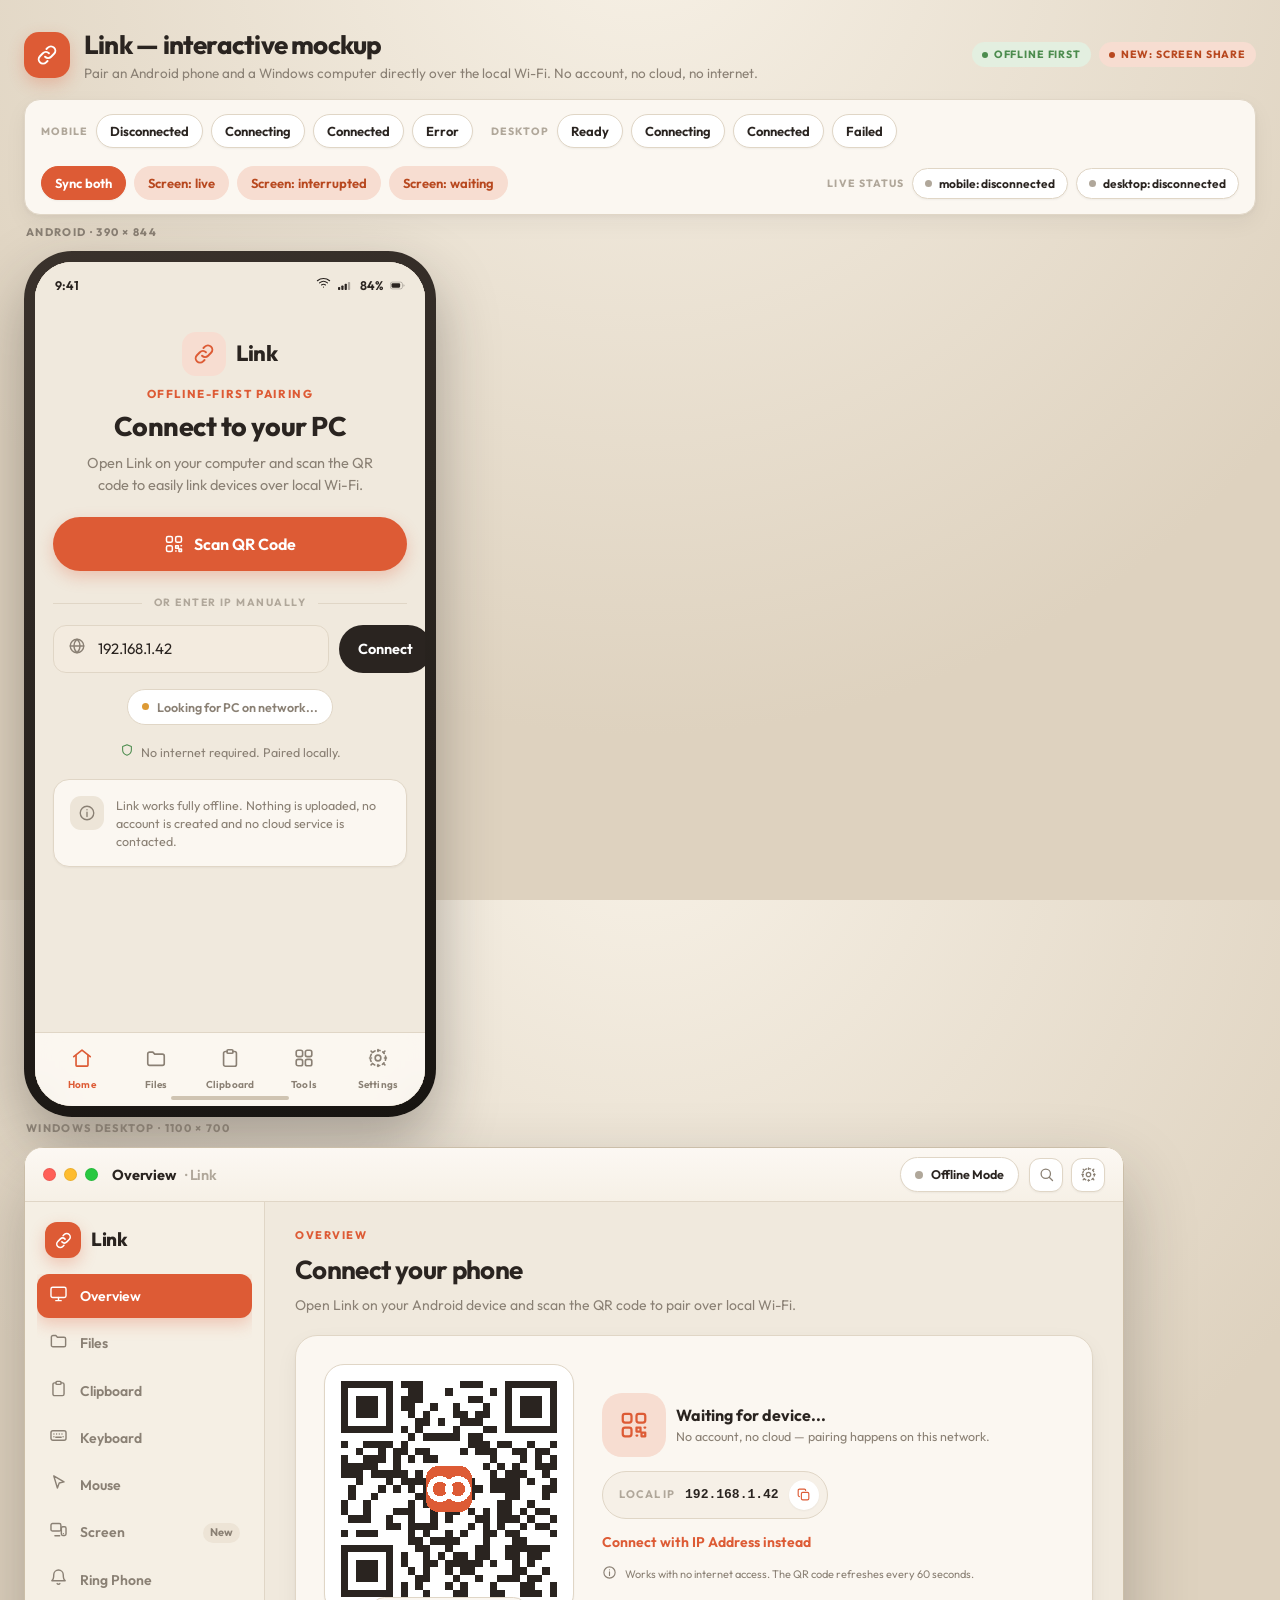
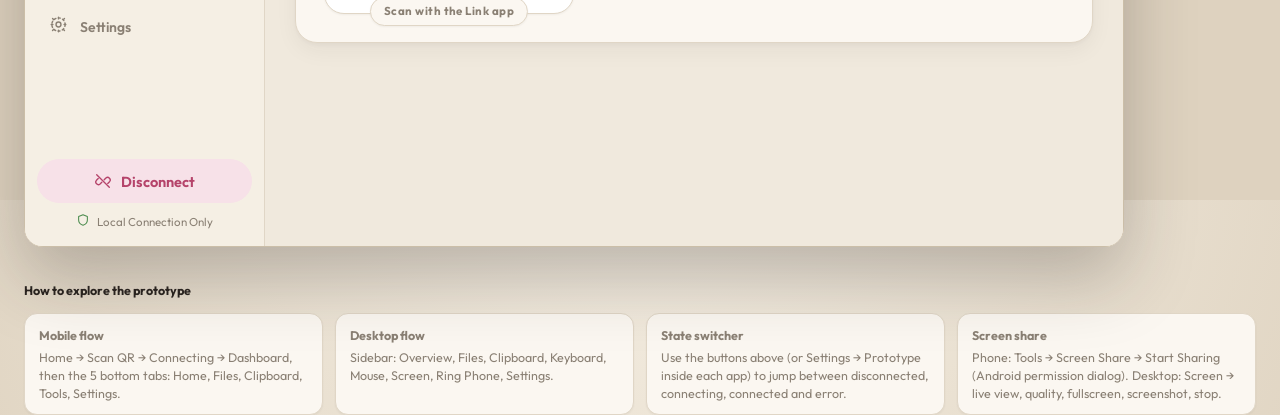
<file: index.html>
<!DOCTYPE html>
<html lang="en">
<head>
<meta charset="utf-8">
<meta name="viewport" content="width=device-width, initial-scale=1">
<title>Link — Interactive Mockup</title>
<link rel="icon" href="data:image/svg+xml,%3Csvg xmlns='http://www.w3.org/2000/svg' viewBox='0 0 32 32'%3E%3Crect width='32' height='32' rx='9' fill='%23DD5B35'/%3E%3Cg fill='none' stroke='%23fff' stroke-width='2.6' stroke-linecap='round'%3E%3Cpath d='M13.5 18.5a4.4 4.4 0 0 0 6.2 0l3-3a4.4 4.4 0 0 0-6.2-6.2l-1.4 1.4'/%3E%3Cpath d='M18.5 13.5a4.4 4.4 0 0 0-6.2 0l-3 3a4.4 4.4 0 0 0 6.2 6.2l1.4-1.4'/%3E%3C/g%3E%3C/svg%3E">
<link rel="preconnect" href="https://fonts.googleapis.com">
<link rel="preconnect" href="https://fonts.gstatic.com" crossorigin>
<link href="https://fonts.googleapis.com/css2?family=Outfit:wght@300;400;500;600;700;800&display=swap" rel="stylesheet">
<link rel="stylesheet" href="assets/css/base.css">
<style>
  body.hub{background:#EDE5D7;background-image:radial-gradient(circle at 50% -10%,#F7F1E6,#DED2BF 70%);min-height:100%;padding-bottom:60px}
  .hub-head{max-width:1640px;margin:0 auto;padding:26px 24px 14px}
  .hub-top{display:flex;align-items:center;gap:14px;flex-wrap:wrap}
  .hub-logo{width:46px;height:46px;border-radius:15px;background:var(--accent);color:#fff;display:grid;place-items:center;box-shadow:var(--shadow-accent)}
  .hub-logo svg{width:26px;height:26px}
  .hub-title{font-size:26px;font-weight:750;letter-spacing:-.03em}
  .hub-sub{font-size:13.5px;color:var(--muted)}
  .hub-note{margin-left:auto;display:flex;gap:8px;flex-wrap:wrap;justify-content:flex-end}
  .hub-bar{
    max-width:1640px;margin:16px auto 0;padding:14px 16px;background:var(--card);border:1px solid var(--border);
    border-radius:var(--r-lg);box-shadow:var(--shadow);display:flex;gap:18px;flex-wrap:wrap;align-items:center;
  }
  .ctrl{display:flex;align-items:center;gap:8px;flex-wrap:wrap}
  .ctrl .lbl{font-size:10.5px;font-weight:750;letter-spacing:.1em;text-transform:uppercase;color:var(--faint)}
  .chip{display:inline-flex;align-items:center;gap:7px;background:#fff;border:1px solid var(--border);border-radius:var(--pill);padding:6px 12px;font-size:12px;font-weight:650;box-shadow:var(--shadow-sm)}
  .chip .dot{width:7px;height:7px;border-radius:50%;background:var(--faint)}
  .chip.ok .dot{background:var(--ok)} .chip.warn .dot{background:var(--warn)} .chip.err .dot{background:var(--err)}
  .hub-bar .btn-sm{padding:0 13px}
  .btn.active-toggle{background:var(--accent);color:#fff;border-color:var(--accent)}

  .hub-grid{max-width:1640px;margin:22px auto 0;padding:0 24px;display:flex;gap:30px;flex-wrap:wrap;align-items:flex-start}
  .slot{position:relative;flex:none}
  .stage{position:absolute;top:0;left:0;transform-origin:top left}
  .stage-label{position:absolute;top:-26px;left:2px;font-size:11px;font-weight:750;letter-spacing:.12em;text-transform:uppercase;color:var(--muted)}
  .phone-shell{border-radius:48px;padding:11px;background:linear-gradient(160deg,#3A322C,#181512);box-shadow:0 26px 60px rgba(42,36,32,.34)}
  .phone-shell iframe{display:block;width:390px;height:844px;border:0;border-radius:37px;background:var(--bg)}
  .win-shell{border-radius:20px;box-shadow:0 30px 70px rgba(42,36,32,.28)}
  .win-shell iframe{display:block;width:1100px;height:700px;border:0;border-radius:20px;background:var(--bg)}
  .hub-foot{max-width:1640px;margin:34px auto 0;padding:0 24px;font-size:12.5px;color:var(--muted)}
  .legend{display:grid;grid-template-columns:repeat(auto-fit,minmax(230px,1fr));gap:12px;margin-top:14px}
  .legend div{background:var(--card);border:1px solid var(--border);border-radius:var(--r-md);padding:12px 14px;box-shadow:var(--shadow-sm)}
  .legend b{display:block;font-size:12.5px;margin-bottom:3px}
</style>
</head>
<body class="hub">
  <header class="hub-head">
    <div class="hub-top">
      <span class="hub-logo" data-icon="link"></span>
      <div>
        <div class="hub-title">Link — interactive mockup</div>
        <div class="hub-sub">Pair an Android phone and a Windows computer directly over the local Wi-Fi. No account, no cloud, no internet.</div>
      </div>
      <div class="hub-note">
        <span class="badge badge-ok"><span class="dot"></span>Offline first</span>
        <span class="badge badge-accent"><span class="dot"></span>New: screen share</span>
      </div>
    </div>

    <div class="hub-bar">
      <div class="ctrl">
        <span class="lbl">Mobile</span>
        <button class="btn btn-secondary btn-sm" data-set="disconnected" data-target="mobile">Disconnected</button>
        <button class="btn btn-secondary btn-sm" data-set="connecting" data-target="mobile">Connecting</button>
        <button class="btn btn-secondary btn-sm" data-set="connected" data-target="mobile">Connected</button>
        <button class="btn btn-secondary btn-sm" data-set="error" data-target="mobile">Error</button>
      </div>
      <div class="ctrl">
        <span class="lbl">Desktop</span>
        <button class="btn btn-secondary btn-sm" data-set="disconnected" data-target="desktop">Ready</button>
        <button class="btn btn-secondary btn-sm" data-set="connecting" data-target="desktop">Connecting</button>
        <button class="btn btn-secondary btn-sm" data-set="connected" data-target="desktop">Connected</button>
        <button class="btn btn-secondary btn-sm" data-set="error" data-target="desktop">Failed</button>
      </div>
      <div class="ctrl">
        <button class="btn btn-secondary btn-sm active-toggle" id="btnSync">Sync both</button>
        <button class="btn btn-soft btn-sm" data-action="ss:live" data-target="desktop">Screen: live</button>
        <button class="btn btn-soft btn-sm" data-action="ss:error" data-target="desktop">Screen: interrupted</button>
        <button class="btn btn-soft btn-sm" data-action="ss:idle" data-target="desktop">Screen: waiting</button>
      </div>
      <div class="ctrl" style="margin-left:auto">
        <span class="lbl">Live status</span>
        <span class="chip" id="chipMobile"><span class="dot"></span>mobile: —</span>
        <span class="chip" id="chipDesktop"><span class="dot"></span>desktop: —</span>
      </div>
    </div>
  </header>

  <div class="hub-grid" id="hubGrid">
    <div class="slot" data-w="412" data-h="866">
      <span class="stage-label">Android · 390 × 844</span>
      <div class="stage">
        <div class="phone-shell"><iframe id="fMobile" src="mobile.html" title="Link Android mockup"></iframe></div>
      </div>
    </div>
    <div class="slot" data-w="1100" data-h="700">
      <span class="stage-label">Windows desktop · 1100 × 700</span>
      <div class="stage">
        <div class="win-shell"><iframe id="fDesktop" src="desktop.html" title="Link desktop mockup"></iframe></div>
      </div>
    </div>
  </div>

  <footer class="hub-foot">
    <div class="bold" style="color:var(--text)">How to explore the prototype</div>
    <div class="legend">
      <div><b>Mobile flow</b>Home → Scan QR → Connecting → Dashboard, then the 5 bottom tabs: Home, Files, Clipboard, Tools, Settings.</div>
      <div><b>Desktop flow</b>Sidebar: Overview, Files, Clipboard, Keyboard, Mouse, Screen, Ring Phone, Settings.</div>
      <div><b>State switcher</b>Use the buttons above (or Settings → Prototype inside each app) to jump between disconnected, connecting, connected and error.</div>
      <div><b>Screen share</b>Phone: Tools → Screen Share → Start Sharing (Android permission dialog). Desktop: Screen → live view, quality, fullscreen, screenshot, stop.</div>
    </div>
  </footer>

<script src="assets/js/ui.js"></script>
<script>
(function () {
  'use strict';
  var U = window.LinkUI;
  var $$ = U.$$;
  U.hydrateIcons();
  var frames = { mobile: document.getElementById('fMobile'), desktop: document.getElementById('fDesktop') };
  var syncOn = true;

  function post(target, msg) {
    var f = frames[target];
    if (f && f.contentWindow) f.contentWindow.postMessage(msg, '*');
  }

  function layout() {
    var row = document.getElementById('hubGrid');
    var avail = row.clientWidth;
    $$('.slot').forEach(function (slot) {
      var w = Number(slot.getAttribute('data-w')), h = Number(slot.getAttribute('data-h'));
      var s = Math.min(1, avail / w);
      slot.querySelector('.stage').style.transform = 'scale(' + s + ')';
      slot.style.width = Math.round(w * s) + 'px';
      slot.style.height = Math.round(h * s) + 'px';
    });
  }
  window.addEventListener('resize', layout);
  layout();
  setTimeout(layout, 350);

  document.addEventListener('click', function (e) {
    var set = e.target.closest('[data-set]');
    if (set) {
      var status = set.getAttribute('data-set'), target = set.getAttribute('data-target');
      post(target, { type: 'link:setState', status: status });
      if (syncOn) { var other = target === 'mobile' ? 'desktop' : 'mobile'; post(other, { type: 'link:setState', status: status }); }
      return;
    }
    var act = e.target.closest('[data-action]');
    if (act) {
      post(act.getAttribute('data-target') || 'desktop', { type: 'link:action', action: act.getAttribute('data-action') });
      return;
    }
    if (e.target.closest('#btnSync')) {
      syncOn = !syncOn;
      e.target.closest('#btnSync').classList.toggle('active-toggle', syncOn);
      U.toast(syncOn ? 'States are synced between both devices' : 'Independent states');
    }
  });

  window.addEventListener('message', function (ev) {
    var d = ev.data || {};
    if (d.type !== 'link:state') return;
    var isMobile = ev.source === frames.mobile.contentWindow;
    var chip = isMobile ? document.getElementById('chipMobile') : document.getElementById('chipDesktop');
    chip.className = 'chip ' + (d.status === 'connected' ? 'ok' : d.status === 'connecting' ? 'warn' : d.status === 'error' ? 'err' : '');
    chip.lastChild.nodeValue = (isMobile ? 'mobile: ' : 'desktop: ') + d.status;
  });
})();
</script>
</body>
</html>
</file>
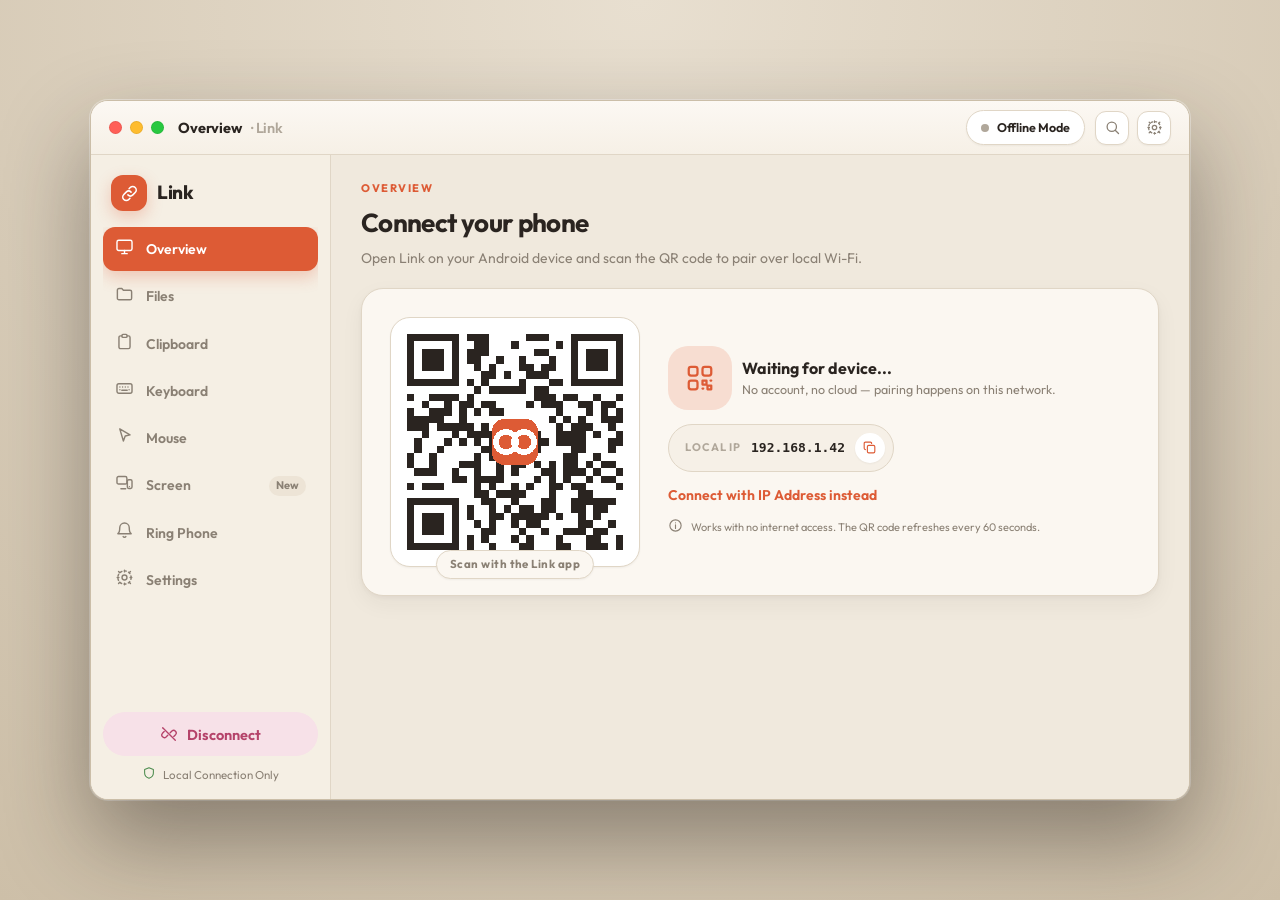
<file: desktop.html>
<!DOCTYPE html>
<html lang="en">
<head>
<meta charset="utf-8">
<meta name="viewport" content="width=device-width, initial-scale=1">
<title>Link — Desktop</title>
<link rel="icon" href="data:image/svg+xml,%3Csvg xmlns='http://www.w3.org/2000/svg' viewBox='0 0 32 32'%3E%3Crect width='32' height='32' rx='9' fill='%23DD5B35'/%3E%3Cg fill='none' stroke='%23fff' stroke-width='2.6' stroke-linecap='round'%3E%3Cpath d='M13.5 18.5a4.4 4.4 0 0 0 6.2 0l3-3a4.4 4.4 0 0 0-6.2-6.2l-1.4 1.4'/%3E%3Cpath d='M18.5 13.5a4.4 4.4 0 0 0-6.2 0l-3 3a4.4 4.4 0 0 0 6.2 6.2l1.4-1.4'/%3E%3C/g%3E%3C/svg%3E">
<link rel="preconnect" href="https://fonts.googleapis.com">
<link rel="preconnect" href="https://fonts.gstatic.com" crossorigin>
<link href="https://fonts.googleapis.com/css2?family=Outfit:wght@300;400;500;600;700;800&display=swap" rel="stylesheet">
<link rel="stylesheet" href="assets/css/base.css">
<link rel="stylesheet" href="assets/css/desktop.css">
</head>
<body class="desktop">
<div class="win" id="win" data-status="disconnected" data-screen="overview">

  <!-- ===== Title bar ===== -->
  <header class="titlebar">
    <div class="lights"><i class="r"></i><i class="y"></i><i class="g"></i></div>
    <div class="tb-title"><span id="tbCrumb">Overview</span><span class="crumb">· Link</span></div>
    <div class="tb-right">
      <span class="tb-badge"><span class="dot"></span><span id="tbDeviceText">Offline Mode</span></span>
      <div class="tb-actions">
        <button class="tb-icon" data-icon="search" title="Search devices"></button>
        <button class="tb-icon" data-dscreen="settings" data-icon="gear" title="Settings"></button>
      </div>
    </div>
  </header>

  <div class="win-body">
    <!-- ===== Sidebar ===== -->
    <aside class="sidebar">
      <div class="side-brand"><span class="logo" data-icon="link"></span><span class="word">Link</span></div>
      <nav class="side-nav">
        <button class="nav-item active" data-dscreen="overview"><span data-icon="monitor"></span>Overview</button>
        <button class="nav-item" data-dscreen="files"><span data-icon="folder"></span>Files</button>
        <button class="nav-item" data-dscreen="clipboard"><span data-icon="clipboard"></span>Clipboard</button>
        <button class="nav-item" data-dscreen="keyboard"><span data-icon="keyboard"></span>Keyboard</button>
        <button class="nav-item" data-dscreen="mouse"><span data-icon="pointer"></span>Mouse</button>
        <button class="nav-item" data-dscreen="screen"><span data-icon="cast"></span>Screen<span class="count">New</span></button>
        <button class="nav-item" data-dscreen="ring"><span data-icon="bell"></span>Ring Phone</button>
        <button class="nav-item" data-dscreen="settings"><span data-icon="gear"></span>Settings</button>
      </nav>
      <div class="side-foot">
        <button class="btn btn-block" style="background:var(--pink-bg);color:var(--pink)" id="btnDisconnect" data-icon="unlink" data-size="17">Disconnect</button>
        <div class="side-note"><span data-icon="shield"></span>Local Connection Only</div>
      </div>
    </aside>

    <!-- ===== Main ===== -->
    <main class="main">
      <div class="main-scroll" id="mainScroll">

        <!-- ---------- Overview ---------- -->
        <section class="d-screen active" id="d-overview">
          <!-- ready -->
          <div class="ov-state ov-ready">
            <div class="d-head">
              <div class="eyebrow">Overview</div>
              <div class="title">Connect your phone</div>
              <div class="subtitle">Open Link on your Android device and scan the QR code to pair over local Wi-Fi.</div>
            </div>
            <div class="panel pad-lg">
              <div class="qr-card">
                <div class="qr-box">
                  <svg id="qrSvg" viewBox="0 0 29 29" shape-rendering="crispEdges"></svg>
                  <span class="qr-tag">Scan with the Link app</span>
                </div>
                <div class="qr-side">
                  <div class="row gap-10"><span class="icon-badge lg" data-icon="qr"></span>
                    <div><div class="panel-title">Waiting for device...</div><div class="small muted">No account, no cloud — pairing happens on this network.</div></div>
                  </div>
                  <div class="ip-chip"><span class="tiny upper faint bold">Local IP</span><span class="mono">192.168.1.42</span><button id="btnCopyIp" data-icon="copy" title="Copy address"></button></div>
                  <button class="link" style="text-align:left" data-action="ip-manual">Connect with IP Address instead</button>
                  <div class="row gap-8 tiny muted"><span data-icon="info" data-size="15"></span>Works with no internet access. The QR code refreshes every 60 seconds.</div>
                </div>
              </div>
            </div>
          </div>

          <!-- connecting -->
          <div class="ov-state ov-connecting">
            <div class="d-head"><div class="eyebrow">Overview</div><div class="title">Connecting to Pixel 8 Pro</div>
              <div class="subtitle">Confirming safe pairing sequence over your local Wi-Fi router.</div></div>
            <div class="panel pad-lg center" style="display:flex;flex-direction:column;align-items:center;gap:18px">
              <div class="spinner-ring"><span data-icon="refresh"></span></div>
              <div class="ip-chip"><span class="tiny upper faint bold">IP</span><span class="mono">192.168.1.42</span></div>
              <div class="row gap-12">
                <span class="badge badge-ok"><span class="dot"></span>Phone found</span>
                <span class="badge badge-warn"><span class="dot"></span>Handshake</span>
              </div>
              <button class="btn btn-secondary" data-dscreen="overview" data-action="cancel">Cancel Connection</button>
            </div>
          </div>

          <!-- failed -->
          <div class="ov-state ov-failed">
            <div class="d-head"><div class="eyebrow">Overview</div><div class="title">Connection Failed</div>
              <div class="subtitle">The pairing handshake with Pixel 8 Pro did not complete. Both devices must stay on the same network.</div></div>
            <div class="panel pad-lg" style="display:flex;flex-direction:column;align-items:center;gap:16px;text-align:center">
              <div class="err-orb"><span data-icon="x"></span></div>
              <div class="muted small" style="max-width:460px">No response from <b class="mono">192.168.1.42</b> on port <b class="mono">8080</b>. Check that the phone is still connected to the same Wi-Fi and that the Link app is open.</div>
              <span class="badge badge-err"><span class="dot"></span>Error 1004 · Host unreachable</span>
              <div class="row gap-10"><button class="btn btn-primary" data-action="retry">Try Again</button>
              <button class="btn btn-secondary" data-action="troubleshoot">Troubleshoot network issues</button></div>
            </div>
          </div>

          <!-- connected -->
          <div class="ov-state ov-connected">
            <div class="d-head">
              <div class="row between" style="align-items:flex-start;gap:16px">
                <div>
                  <div class="eyebrow">Overview</div>
                  <div class="title">Welcome back to Pixel 8 Pro</div>
                  <div class="subtitle">Connected seamlessly over local network. No cellular data is being used.</div>
                </div>
                <span class="badge badge-ok" style="padding:8px 14px"><span class="dot"></span>Wi-Fi Direct</span>
              </div>
            </div>
            <div class="panel" style="padding:18px">
              <div class="row gap-14">
                <span class="icon-badge lg" data-icon="phone"></span>
                <div class="grow"><div class="panel-title">Pixel 8 Pro</div><div class="small muted mono">192.168.1.42 · port 8080 · TLS local</div></div>
                <span class="badge badge-ok"><span class="dot"></span>Active</span>
              </div>
              <div class="stat-grid">
                <div class="stat-box"><div class="k">Session Time</div><div class="v">01h 14m</div><div class="d">Started 14:02 local time</div></div>
                <div class="stat-box"><div class="k">Local Speed</div><div class="v ok">340 Mbps</div><div class="d">Direct peer-to-peer link</div></div>
                <div class="stat-box"><div class="k">Transferred</div><div class="v">1.4 GB</div><div class="d">42 files this session</div></div>
              </div>
            </div>
            <div class="panel" style="margin-top:18px;padding:18px">
              <div class="card-head"><div class="panel-title">Connected phones <span class="muted small">(2)</span></div>
                <span class="pill-info ok"><span class="dot"></span>All on this Wi-Fi</span></div>
              <div class="list-rows" id="desktopDevices"></div>
            </div>
          </div>
        </section>

        <!-- ---------- Files ---------- -->
        <section class="d-screen" id="d-files">
          <div class="d-head">
            <div class="row between" style="align-items:flex-start;gap:16px">
              <div><div class="eyebrow">Files</div><div class="title">Transfer files</div>
                <div class="subtitle">Exchange files between your phone and this computer over the local network.</div></div>
              <span class="pill-info ok"><span class="dot"></span>Direct local transfer · 340 Mbps</span>
            </div>
          </div>
          <div class="cols-3">
            <div class="pane">
              <div class="pane-head"><div class="p-title">Phone (Pixel 8 Pro)</div><span class="badge badge-ok"><span class="dot"></span>Active</span></div>
              <div class="pane-body" id="phoneFiles"></div>
            </div>
            <div class="drop-col">
              <div class="drop-zone" id="dropZone">
                <span class="icon-badge lg" data-icon="upload" style="background:#fff"></span>
                <div class="bold small">Drag files here to send instantly</div>
                <div class="tiny" style="color:#A9755A">or click to browse</div>
              </div>
              <button class="btn btn-primary btn-block" id="btnSendFiles" data-icon="send" data-size="17">Send 3 selected files</button>
              <div class="tiny muted center">Nothing is uploaded to the internet</div>
            </div>
            <div class="pane">
              <div class="pane-head"><div class="p-title">Computer (Local)</div><span class="badge badge-neutral"><span class="dot"></span>This device</span></div>
              <div class="pane-body" id="computerFiles"></div>
            </div>
          </div>

          <div class="panel" style="margin-top:22px;padding:18px">
            <div class="card-head"><div class="panel-title">Recent Transfers</div>
              <div class="row gap-10"><button class="btn btn-secondary btn-sm" data-dscreen="transferComplete">Simulate completion</button>
              <button class="link" data-action="clear-transfers">Clear</button></div></div>
            <div class="list-rows" id="desktopTransfers"></div>
          </div>
        </section>

        <!-- ---------- File transfer complete ---------- -->
        <section class="d-screen" id="d-transferComplete">
          <div class="panel pad-lg" style="text-align:center;display:flex;flex-direction:column;gap:18px;align-items:center">
            <div class="done-orb"><span data-icon="check"></span></div>
            <div><div class="title">Transfer Complete</div>
              <div class="subtitle" style="margin-top:6px">3 files sent successfully • Total size: 14.2 MB</div></div>
            <span class="badge badge-ok"><span class="dot"></span>Saved to C:\\Users\\You\\Link</span>
            <div class="list-rows" id="doneList" style="width:100%;max-width:520px;text-align:left"></div>
            <div class="row gap-10"><button class="btn btn-primary" data-dscreen="files">Send More Files</button>
              <button class="btn btn-secondary" data-dscreen="overview">Done</button></div>
          </div>
        </section>

        <!-- ---------- Clipboard ---------- -->
        <section class="d-screen" id="d-clipboard">
          <div class="d-head">
            <div class="row between" style="align-items:flex-start;gap:16px">
              <div><div class="eyebrow">Clipboard</div><div class="title">Synced Clipboard</div>
                <div class="subtitle">Copy text on one device and paste it on the other. The history stays on your network.</div></div>
              <span class="badge badge-ok" style="padding:8px 14px"><span class="dot"></span>Synced Locally</span>
            </div>
          </div>
          <div class="cols-2">
            <div class="pane">
              <div class="pane-head"><div class="p-title">Phone Clipboard</div><span class="badge badge-accent"><span class="dot"></span>Pixel 8 Pro</span></div>
              <div class="pane-body" style="max-height:none;padding:14px" id="pcClipboardList"></div>
            </div>
            <div class="pane">
              <div class="pane-head"><div class="p-title">PC Clipboard</div><span class="badge badge-neutral"><span class="dot"></span>This computer</span></div>
              <div class="pane-body" style="max-height:none;padding:14px" id="deskClipboardList"></div>
            </div>
          </div>
          <div class="panel" style="margin-top:18px;padding:16px">
            <div class="row gap-12"><span class="icon-badge sm neutral" data-icon="info"></span>
              <div class="small muted grow">Clipboard items are synced in memory only. Nothing is written to a server and nothing leaves your Wi-Fi network.</div>
              <span class="badge badge-ok"><span class="dot"></span>Local only</span></div>
          </div>
        </section>

        <!-- ---------- Remote keyboard ---------- -->
        <section class="d-screen" id="d-keyboard">
          <div class="d-head">
            <div class="row gap-14"><span class="icon-badge lg" data-icon="keyboard"></span>
              <div><div class="eyebrow">Keyboard</div><div class="title">Type on your computer using your phone</div>
                <div class="subtitle">Open Remote Input on the phone and every keystroke is delivered here instantly.</div></div></div>
          </div>
          <div class="panel pad-lg">
            <div class="diagram">
              <div class="node"><span class="icon-badge lg" data-icon="phone"></span><span class="n-name">Pixel 8 Pro</span><span class="n-sub">Remote Input</span></div>
              <div class="link-line"><span class="lbl">Wi-Fi</span><span class="dashes"></span><span class="lbl">Local</span></div>
              <div class="node"><span class="icon-badge lg" data-icon="monitor"></span><span class="n-name">Your Computer</span><span class="n-sub">Keyboard receiver</span></div>
            </div>
            <hr class="divider" style="margin:8px 0 18px">
            <div class="row between" style="margin-bottom:12px"><div class="panel-title">Received text</div><span class="badge badge-warn" id="kbState"><span class="dot"></span>Waiting for receiver</span></div>
            <div class="field" style="height:76px;align-items:flex-start;padding:14px 16px"><span id="kbPreview" class="muted" style="font-size:14px;line-height:1.5">Start Keyboard Receiver to capture what you type on the phone…</span></div>
            <div class="row gap-10" style="margin-top:16px">
              <button class="btn btn-primary" id="btnKeyboardReceiver" data-icon="play" data-size="17">Start Keyboard Receiver</button>
              <button class="btn btn-secondary" id="btnKeyboardClear">Clear</button>
              <span class="pill-info" style="margin-left:auto"><span class="dot"></span>Latency &lt; 2 ms</span>
            </div>
          </div>
        </section>

        <!-- ---------- Remote touchpad ---------- -->
        <section class="d-screen" id="d-mouse">
          <div class="d-head">
            <div class="row gap-14"><span class="icon-badge lg" data-icon="pointer"></span>
              <div><div class="eyebrow">Mouse</div><div class="title">Control your computer using your phone</div>
                <div class="subtitle">Your phone becomes a wireless trackpad for this computer. No drivers, no cloud.</div></div></div>
          </div>
          <div class="cols-2">
            <div class="panel">
              <div class="card-head"><div class="panel-title">Virtual Trackpad Active</div><span class="badge badge-ok"><span class="dot"></span>Latency &lt; 2ms</span></div>
              <div class="trackpad-zone" id="deskTrackpad">
                <span class="cur" id="deskCursor" data-icon="pointer"></span>
                <span class="tag">Move the pointer here — mirrored from Pixel 8 Pro</span>
              </div>
              <div class="row gap-10" style="margin-top:14px">
                <button class="btn btn-primary grow" id="btnStartMouse">Start Mouse Control</button>
                <button class="btn btn-secondary" data-action="desk-rightclick">Test Right Click</button>
              </div>
            </div>
            <div class="panel">
              <div class="card-head"><div class="panel-title">Supported Gestures</div><span class="badge badge-neutral"><span class="dot"></span>Android</span></div>
              <div class="gesture-list">
                <div class="gesture-row"><span class="g-key">Left Click</span><span class="small grow">Tap once with one finger</span><span class="faint" data-icon="chevronRight" data-size="16"></span></div>
                <div class="gesture-row"><span class="g-key">Right Click</span><span class="small grow">Tap once with two fingers</span><span class="faint" data-icon="chevronRight" data-size="16"></span></div>
                <div class="gesture-row"><span class="g-key">Scroll Page</span><span class="small grow">Drag with two fingers</span><span class="faint" data-icon="chevronRight" data-size="16"></span></div>
                <div class="gesture-row"><span class="g-key">Drag &amp; Drop</span><span class="small grow">Enable Drag Lock on the phone</span><span class="faint" data-icon="chevronRight" data-size="16"></span></div>
              </div>
              <div class="row gap-10" style="margin-top:16px"><span class="icon-badge sm neutral" data-icon="lock"></span>
                <div class="small muted grow">Pointer events travel directly to this machine over Wi-Fi Direct.</div></div>
            </div>
          </div>
        </section>

        <!-- ---------- Screen share (new) ---------- -->
        <section class="d-screen" id="d-screen" data-ss="idle">
          <div class="d-head">
            <div class="row between" style="align-items:flex-start;gap:16px">
              <div><div class="eyebrow">Screen</div><div class="title">Android screen on your computer</div>
                <div class="subtitle">Mirror the phone display in this window. The video stream stays on your local network.</div></div>
              <span class="badge badge-accent" style="padding:8px 14px"><span class="dot"></span>New · Local only</span>
            </div>
          </div>

          <!-- waiting -->
          <div class="ss-state ss-idle">
            <div class="panel pad-lg">
              <div class="ss-waiting">
                <div>
                  <div class="panel-title" style="font-size:19px">View your Android screen on this computer</div>
                  <p class="muted" style="margin-top:10px;max-width:430px">Start Screen Share on your phone to see it here. Everything stays on your local network.</p>
                  <div class="list-rows" style="margin-top:18px">
                    <div class="gesture-row"><span class="g-key">1</span><span class="small grow">Open Link on Pixel 8 Pro</span></div>
                    <div class="gesture-row"><span class="g-key">2</span><span class="small grow">Tap <b>Screen Share</b> in Tools</span></div>
                    <div class="gesture-row"><span class="g-key">3</span><span class="small grow">Accept the Android capture prompt</span></div>
                  </div>
                  <div class="row gap-10" style="margin-top:18px">
                    <button class="btn btn-primary" data-action="ss-live" data-icon="play" data-size="17">Simulate incoming stream</button>
                    <span class="pill-info"><span class="dot"></span>Waiting for device…</span>
                  </div>
                </div>
                <div style="display:grid;place-items:center">
                  <div class="diagram" style="padding:0">
                    <div class="node"><span class="icon-badge lg" data-icon="phone"></span><span class="n-name">Pixel 8 Pro</span><span class="n-sub">Screen capture</span></div>
                    <div class="link-line"><span class="lbl">Wi-Fi Direct</span><span class="dashes"></span><span class="lbl">Encrypted</span></div>
                    <div class="node"><span class="icon-badge lg" data-icon="monitor"></span><span class="n-name">This window</span><span class="n-sub">Live view</span></div>
                  </div>
                </div>
              </div>
            </div>
          </div>

          <!-- live -->
          <div class="ss-state ss-live">
            <div class="panel pad-lg">
              <div class="ss-live-wrap">
                <div class="phone-frame">
                  <span class="pf-notch"></span>
                  <span class="badge badge-live pf-live"><span class="dot"></span>Live</span>
                  <div class="pf-screen">
                    <div class="pf-bar"><span>9:41</span><span>Link</span><span>84%</span></div>
                    <div class="pf-body">
                      <div class="row between" style="align-items:center"><span style="font-size:13px;font-weight:700">Screen Share</span><span class="pf-dot"></span></div>
                      <div class="pf-card"></div>
                      <div class="pf-row"><span class="pf-card grow" style="height:64px"></span><span class="pf-card grow" style="height:64px"></span></div>
                      <div class="pf-card" style="height:34px"></div>
                      <div class="bar thin" style="background:rgba(255,255,255,.16)"><i style="width:58%"></i></div>
                      <div class="bar thin" style="background:rgba(255,255,255,.16)"><i style="width:34%;background:#8FBF8B"></i></div>
                      <div class="pf-card" style="margin-top:auto;height:38px"></div>
                    </div>
                    <div class="pf-meta"><div class="row between"><span>Sharing to this computer</span><span id="ssElapsed">00:00</span></div></div>
                  </div>
                </div>
                <div class="ss-panel">
                  <div class="row between"><div class="panel-title">Pixel 8 Pro · live screen</div>
                    <span class="badge badge-ok"><span class="dot"></span>On your Wi-Fi</span></div>
                  <div class="ss-kv">
                    <div class="stat-box" style="padding:13px"><div class="k">Latency</div><div class="v" id="ssLatency" style="font-size:19px">38 ms</div></div>
                    <div class="stat-box" style="padding:13px"><div class="k">Frame rate</div><div class="v" id="ssFps" style="font-size:19px">30 fps</div></div>
                    <div class="stat-box" style="padding:13px"><div class="k">Resolution</div><div class="v" id="ssRes" style="font-size:19px">1080p</div></div>
                    <div class="stat-box" style="padding:13px"><div class="k">Bitrate</div><div class="v" id="ssBitrate" style="font-size:19px">6.2 Mbps</div></div>
                  </div>
                  <div>
                    <div class="tiny upper faint bold" style="margin-bottom:8px">Stream quality</div>
                    <div class="seg" id="ssQuality">
                      <button data-q="Low">Low</button><button data-q="Balanced" class="active">Balanced</button><button data-q="High">High</button>
                    </div>
                  </div>
                  <div class="ss-toolbar">
                    <button class="btn btn-secondary btn-sm" data-action="ss-fullscreen" data-icon="maximize" data-size="15">Fullscreen</button>
                    <button class="btn btn-secondary btn-sm" data-action="ss-screenshot" data-icon="crop" data-size="15">Screenshot</button>
                    <button class="btn btn-danger btn-sm" data-action="ss-stop" data-icon="stop" data-size="15">Stop</button>
                  </div>
                  <div class="row between"><span class="tiny muted">Stream never leaves your local network</span>
                    <button class="link tiny" data-action="ss-error">Simulate connection drop</button></div>
                </div>
              </div>
            </div>
          </div>

          <!-- interrupted -->
          <div class="ss-state ss-error">
            <div class="panel pad-lg">
              <div class="err-banner" style="margin-bottom:18px">
                <span class="spinner-dot"></span>
                <div class="grow"><div class="bold">Screen share interrupted — Reconnecting...</div>
                  <div class="small" style="color:#8A4A3C;margin-top:3px">The phone stopped sending frames. Link is trying to restore the local stream.</div></div>
                <span class="badge badge-err"><span class="dot"></span>Attempt 2 of 5</span>
              </div>
              <div class="ss-live-wrap" style="opacity:.5;filter:grayscale(.35)">
                <div class="phone-frame"><span class="pf-notch"></span>
                  <div class="pf-screen"><div class="pf-bar"><span>9:41</span><span>Link</span><span>—</span></div>
                    <div class="pf-body"><div class="pf-card" style="height:70px"></div><div class="pf-card"></div>
                      <div class="row" style="justify-content:center;margin-top:auto;color:#8E857B;font-size:11px">Stream paused</div></div></div>
                </div>
                <div class="ss-panel">
                  <div class="panel-title">Last known state</div>
                  <div class="ss-kv">
                    <div class="stat-box" style="padding:13px"><div class="k">Latency</div><div class="v" style="font-size:19px">—</div></div>
                    <div class="stat-box" style="padding:13px"><div class="k">Frame rate</div><div class="v" style="font-size:19px">0 fps</div></div>
                  </div>
                  <div class="row gap-10"><button class="btn btn-primary" data-action="ss-live">Reconnect Now</button>
                    <button class="btn btn-secondary" data-action="ss-stop">Stop Sharing</button></div>
                  <div class="small muted">Check that the phone is still on the same Wi-Fi network and that the Link notification is still visible.</div>
                </div>
              </div>
            </div>
          </div>
        </section>

        <!-- ---------- Ring phone ---------- -->
        <section class="d-screen" id="d-ring">
          <div class="d-head">
            <div class="eyebrow">Ring Phone</div>
            <div class="title">Ring Your Phone</div>
            <div class="subtitle">Can't find your phone nearby? Force it to play a loud ringtone even if silent mode or Do Not Disturb is enabled.</div>
          </div>
          <div class="panel pad-lg" style="display:flex;gap:34px;align-items:center;flex-wrap:wrap">
            <div style="display:grid;place-items:center;min-width:220px;flex:1">
              <div class="ring-big waves" id="deskRingBig"><span data-icon="bell"></span></div>
            </div>
            <div class="grow" style="min-width:320px;display:flex;flex-direction:column;gap:14px">
              <div class="row between"><div class="panel-title" id="deskRingTitle">Ready to ring</div><span class="badge badge-warn"><span class="dot"></span>Do Not Disturb bypass</span></div>
              <div class="small muted" id="deskRingStatus">Press the button below to play the alert on Pixel 8 Pro.</div>
              <div class="row between tiny upper faint bold"><span>Alert volume</span><span id="deskRingVolLabel">100%</span></div>
              <input class="slider" type="range" min="0" max="100" value="100" id="deskRingVol" aria-label="Ring volume">
              <div class="row gap-10"><button class="btn btn-primary" id="btnRingPhone" data-icon="bell" data-size="17">Ring Phone</button>
                <button class="btn btn-secondary" id="btnStopRinging">Stop Ringing</button></div>
              <span class="pill-info"><span class="dot"></span>Your phone will ring at full volume</span>
            </div>
          </div>
        </section>

        <!-- ---------- Settings ---------- -->
        <section class="d-screen" id="d-settings">
          <div class="d-head"><div class="eyebrow">Settings</div><div class="title">Preferences</div>
            <div class="subtitle">Link 1.0.0 · everything below is stored locally on this computer.</div></div>
          <div class="set-grid" id="deskSettings"></div>
        </section>

      </div>
    </main>
  </div>
</div>

<script src="assets/js/ui.js"></script>
<script src="assets/js/desktop.js"></script>
</body>
</html>
</file>
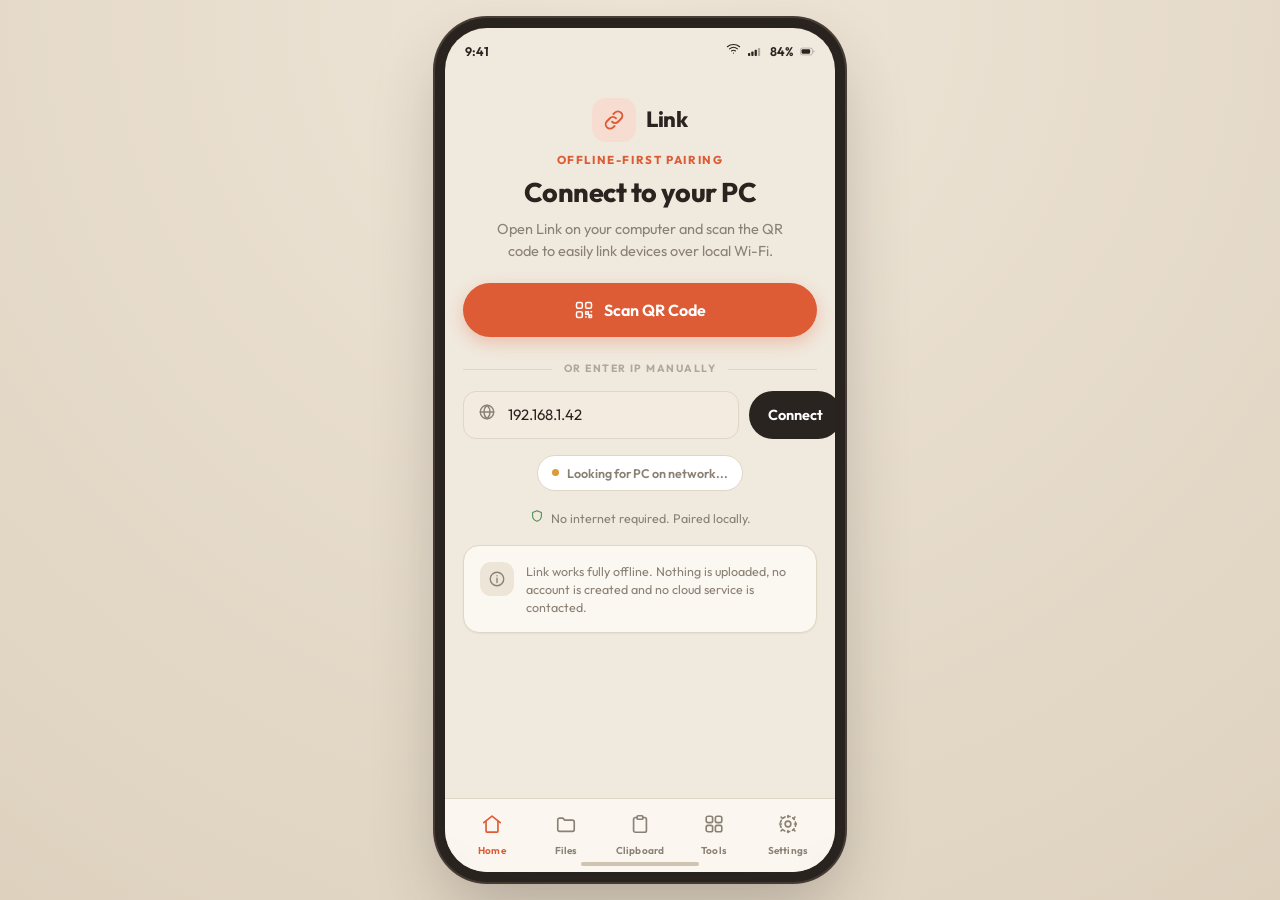
<file: mobile.html>
<!DOCTYPE html>
<html lang="en">
<head>
<meta charset="utf-8">
<meta name="viewport" content="width=device-width, initial-scale=1">
<title>Link — Android</title>
<link rel="icon" href="data:image/svg+xml,%3Csvg xmlns='http://www.w3.org/2000/svg' viewBox='0 0 32 32'%3E%3Crect width='32' height='32' rx='9' fill='%23DD5B35'/%3E%3Cg fill='none' stroke='%23fff' stroke-width='2.6' stroke-linecap='round'%3E%3Cpath d='M13.5 18.5a4.4 4.4 0 0 0 6.2 0l3-3a4.4 4.4 0 0 0-6.2-6.2l-1.4 1.4'/%3E%3Cpath d='M18.5 13.5a4.4 4.4 0 0 0-6.2 0l-3 3a4.4 4.4 0 0 0 6.2 6.2l1.4-1.4'/%3E%3C/g%3E%3C/svg%3E">
<link rel="preconnect" href="https://fonts.googleapis.com">
<link rel="preconnect" href="https://fonts.gstatic.com" crossorigin>
<link href="https://fonts.googleapis.com/css2?family=Outfit:wght@300;400;500;600;700;800&display=swap" rel="stylesheet">
<link rel="stylesheet" href="assets/css/base.css">
<link rel="stylesheet" href="assets/css/mobile.css">
</head>
<body class="mobile">
<div class="phone" id="phone">

  <!-- ===== Status bar ===== -->
  <div class="statusbar" id="statusbar">
    <div class="sb-left">
      <span class="local-chip" id="localChip" hidden><span class="dot"></span>LOCAL</span>
      <span>9:41</span>
    </div>
    <div class="sb-right">
      <span data-icon="wifi" data-size="15"></span>
      <svg viewBox="0 0 20 12" width="17" height="11" aria-hidden="true"><rect x="0" y="8" width="3" height="4" rx="1" fill="currentColor"/><rect x="4.4" y="6" width="3" height="6" rx="1" fill="currentColor"/><rect x="8.8" y="3.6" width="3" height="8.4" rx="1" fill="currentColor"/><rect x="13.2" y="1.2" width="3" height="10.8" rx="1" fill="currentColor" opacity=".35"/></svg>
      <span>84%</span>
      <svg viewBox="0 0 26 13" width="24" height="12" aria-hidden="true"><rect x="0.6" y="0.6" width="21" height="11.8" rx="3.4" fill="none" stroke="currentColor" stroke-opacity=".45"/><rect x="2.6" y="2.6" width="15" height="7.8" rx="2" fill="currentColor"/><path d="M23.6 4.4v4.2a2.3 2.3 0 0 0 0-4.2z" fill="currentColor" fill-opacity=".5"/></svg>
    </div>
  </div>

  <!-- ===== Scrollable content ===== -->
  <main class="content" id="content">

    <!-- ---------- 1. Home (before connection) ---------- -->
    <section class="screen" id="s-home">
      <div class="brand"><span class="logo" data-icon="link"></span><span class="word">Link</span></div>
      <div class="hero">
        <div class="kicker">Offline-First pairing</div>
        <h1>Connect to your PC</h1>
        <p>Open Link on your computer and scan the QR code to easily link devices over local Wi-Fi.</p>
      </div>
      <button class="btn btn-primary btn-lg btn-block" data-go="scan" data-icon="qr" style="gap:10px">Scan QR Code</button>
      <div class="sep-label" style="margin:24px 0 12px">OR ENTER IP MANUALLY</div>
      <div class="ip-form">
        <label class="field"><span data-icon="globe"></span><input id="ipInput" type="text" inputmode="decimal" placeholder="192.168.1.42" value="192.168.1.42"></label>
        <button class="btn btn-dark" id="btnIpConnect">Connect</button>
      </div>
      <div style="display:flex;justify-content:center;margin-top:16px">
        <span class="pill-info" id="findPc"><span class="dot"></span>Looking for PC on network...</span>
      </div>
      <div class="local-note"><span data-icon="shield"></span>No internet required. Paired locally.</div>
      <div class="card flat" style="margin-top:18px;display:flex;gap:12px;align-items:flex-start">
        <span class="icon-badge sm neutral" data-icon="info"></span>
        <div class="small muted">Link works fully offline. Nothing is uploaded, no account is created and no cloud service is contacted.</div>
      </div>
    </section>

    <!-- ---------- 2. QR Scanner (dark) ---------- -->
    <section class="screen dark" id="s-scan">
      <div class="scan-head">
        <div><div class="title">Pair Device</div></div>
        <button class="iconbtn-dark" data-go="home" aria-label="Close"><span data-icon="x"></span></button>
      </div>
      <div style="text-align:center;color:#C6BDB2;font-size:14px;font-weight:600;margin-bottom:6px">Scan Desktop QR</div>
      <div class="qr-frame">
        <span class="corner tl"></span><span class="corner tr"></span><span class="corner bl"></span><span class="corner br"></span>
        <span class="scanline"></span>
        <span class="ghost-qr" data-icon="qr" data-size="150"></span>
      </div>
      <div class="scan-help">Point the camera at the QR code displayed on your computer.<br>Both devices must be on the same Wi-Fi network.</div>
      <div class="scan-actions">
        <button class="btn btn-dark-ghost btn-block" data-go="home" data-icon="hash" style="gap:9px">Use IP Address</button>
        <div class="tiny center" style="color:#7E766C">Camera is scanning — the desktop code will be detected automatically.</div>
      </div>
      <div class="scan-kicker" style="margin-top:22px">PAIRING VIA WI-FI DIRECT</div>
    </section>

    <!-- ---------- 3. Connecting ---------- -->
    <section class="screen" id="s-connecting">
      <div class="center-pane">
        <div class="spinner-ring"><span data-icon="refresh"></span></div>
        <div class="m-head" style="margin:6px 0 0">
          <div class="title">Connecting to Desktop-PC...</div>
        </div>
        <div class="mono small" style="color:var(--muted)">IP Address: 192.168.1.42</div>
        <p class="muted small" style="max-width:270px">Ensure both devices are on the same Wi-Fi network.</p>
        <div class="card tight" style="width:100%;max-width:300px;margin-top:6px;text-align:left">
          <div class="row small" style="padding:5px 0"><span class="icon-badge sm ok" data-icon="check" style="width:24px;height:24px;border-radius:8px"></span><span class="grow">Desktop-PC discovered</span></div>
          <div class="row small" style="padding:5px 0"><span class="icon-badge sm ok" data-icon="check" style="width:24px;height:24px;border-radius:8px"></span><span class="grow">Local handshake verified</span></div>
          <div class="row small" style="padding:5px 0"><span class="icon-badge sm neutral" style="width:24px;height:24px;border-radius:8px"><span class="spin" data-icon="refresh" data-size="14"></span></span><span class="grow muted">Opening secure channel…</span></div>
        </div>
        <button class="btn btn-secondary btn-block" style="max-width:300px;margin-top:8px" data-go="home">Cancel Connection</button>
      </div>
    </section>

    <!-- ---------- 4. Connection error ---------- -->
    <section class="screen" id="s-error">
      <div class="center-pane">
        <div class="err-orb"><span data-icon="alert"></span></div>
        <div class="title">Connection Failed</div>
        <p class="muted small" style="max-width:280px">We couldn't reach Desktop-PC at <b class="mono">192.168.1.42</b>. Check that both devices are on the same Wi-Fi network and that Link is still open on your computer.</p>
        <span class="badge badge-err"><span class="dot"></span>Error 1004 · Host unreachable</span>
        <button class="btn btn-primary btn-block" style="max-width:300px;margin-top:6px" data-go="connecting">Retry Connection</button>
        <button class="link" data-go="scan">Scan QR Code Instead</button>
      </div>
    </section>

    <!-- ---------- 5. Dashboard (connected) ---------- -->
    <section class="screen" id="s-dashboard">
      <div class="m-head">
        <div class="kicker upper" style="color:var(--accent);font-size:11px;font-weight:750">Connected via Wi-Fi Direct</div>
        <div class="title" style="margin-top:4px">Desktop-PC</div>
      </div>
      <div class="card device-card">
        <span class="icon-badge lg" data-icon="laptop"></span>
        <div class="grow">
          <div class="row gap-8" style="align-items:center">
            <span class="bold">Desktop-PC</span>
          </div>
          <div class="row gap-6 tiny ok-text" style="font-weight:650;margin-top:3px"><span style="width:7px;height:7px;border-radius:50%;background:var(--ok);display:inline-block"></span>Connected Seamlessly</div>
          <div class="tiny muted mono" style="margin-top:3px">192.168.1.42 · Wi-Fi</div>
        </div>
        <button class="btn btn-soft-danger btn-sm" id="btnStop">Stop</button>
      </div>

      <div class="dash-grid">
        <button class="tile" data-go="files"><span class="icon-badge" data-icon="folder"></span><span class="t-name">Send Files</span><span class="t-meta">Phone → PC</span></button>
        <button class="tile" data-go="clipboard"><span class="icon-badge" data-icon="clipboard"></span><span class="t-name">Clipboard</span><span class="badge badge-ok" style="margin-top:-2px"><span class="dot"></span>Active</span></button>
        <button class="tile" data-go="keyboard"><span class="icon-badge" data-icon="keyboard"></span><span class="t-name">Keyboard</span><span class="t-meta">Remote input</span></button>
        <button class="tile" data-go="touchpad"><span class="icon-badge" data-icon="pointer"></span><span class="t-name">Touchpad</span><span class="t-meta">Mouse control</span></button>
        <button class="tile" data-go="ring"><span class="icon-badge" data-icon="bell"></span><span class="t-name">Ring Phone</span><span class="t-meta">Find my device</span></button>
        <button class="tile" data-go="devices"><span class="icon-badge" data-icon="laptop"></span><span class="t-name">Connection</span><span class="t-meta mono">192.168.1.42 · Wi-Fi</span></button>
        <button class="tile span2" data-go="screencast" style="flex-direction:row;align-items:center;gap:14px">
          <span class="icon-badge" data-icon="cast"></span>
          <span class="grow col" style="gap:3px"><span class="t-name">Screen Share</span><span class="t-meta">Mirror your phone to the PC</span></span>
          <span class="badge badge-accent">New</span>
        </button>
      </div>

      <div class="speed-strip">
        <div class="row gap-10"><span class="icon-badge sm neutral" data-icon="zap"></span><div><div class="tiny upper faint bold">Direct Local Speed</div><div class="val">340 Mbps</div></div></div>
        <span class="badge badge-ok"><span class="dot"></span>Local</span>
      </div>
    </section>

    <!-- ---------- 6. Send files ---------- -->
    <section class="screen" id="s-files">
      <div class="m-head">
        <div class="title">Send Files</div>
        <div class="subtitle">Phone → Desktop-PC · stays on your Wi-Fi</div>
      </div>
      <div class="dashed" id="dropZone" style="min-height:150px">
        <span class="icon-badge lg" data-icon="folder" style="background:#fff"></span>
        <div class="bold">Select files to send</div>
        <div class="small" style="max-width:230px;color:#A9755A">Share photos, videos or files instantly</div>
      </div>
      <div class="card-head" style="margin:20px 0 12px">
        <div class="card-title">Recent Transfers</div>
        <button class="link" data-go="transfer">View queue</button>
      </div>
      <div class="list" id="recentTransfers"></div>
    </section>

    <!-- ---------- 7. File transfer (progress) ---------- -->
    <section class="screen" id="s-transfer">
      <button class="m-back" data-go="files"><span data-icon="chevronLeft"></span>Files</button>
      <div class="m-head">
        <div class="row between"><div class="title">Sending to Desktop-PC</div><span class="badge badge-accent"><span class="dot"></span>Local</span></div>
        <div class="subtitle">Over Wi-Fi · 192.168.1.42</div>
      </div>
      <div class="progress-row">
        <div class="row gap-12">
          <span class="file-glyph" data-icon="file"></span>
          <div class="grow">
            <div class="row between"><span class="bold truncate">presentation.pdf</span><span class="bold small" id="tpPct">73%</span></div>
            <div class="meta muted small">24.5 MB • 73% Completed</div>
          </div>
        </div>
        <div class="bar"><i id="tpBar" style="width:73%"></i></div>
        <div class="row between tiny muted"><span id="tpSpeed">2.4 MB/s</span><span id="tpEta">3 seconds remaining</span></div>
      </div>
      <button class="btn btn-soft-danger btn-block" style="margin-top:14px" id="btnCancelTransfer">Cancel Transfer</button>
      <div class="card-head" style="margin:22px 0 12px">
        <div class="card-title">Queue <span class="muted small" id="queueCount">(2 files remaining)</span></div>
        <button class="link" id="btnClearQueue">Clear All</button>
      </div>
      <div class="list" id="queueList"></div>
    </section>

    <!-- ---------- 8. Clipboard ---------- -->
    <section class="screen" id="s-clipboard">
      <div class="m-head">
        <div class="row between" style="align-items:flex-start">
          <div><div class="title">Clipboard Sync</div><div class="subtitle">Shared text, never leaves your network</div></div>
          <span class="badge badge-ok"><span class="dot"></span>Synced locally</span>
        </div>
      </div>
      <div class="tabs" id="clipTabs" style="margin-bottom:14px">
        <button class="tab active" data-clip="phone">Phone Clipboard</button>
        <button class="tab" data-clip="pc">PC Clipboard</button>
      </div>
      <div class="list" id="clipList"></div>
    </section>

    <!-- ---------- 9. Tools hub ---------- -->
    <section class="screen" id="s-tools">
      <div class="m-head">
        <div class="title">Tools</div>
        <div class="subtitle">Control your PC from this phone</div>
      </div>
      <div class="dash-grid">
        <button class="tile" data-go="keyboard"><span class="icon-badge" data-icon="keyboard"></span><span class="t-name">Keyboard</span><span class="t-meta">Type on the PC</span></button>
        <button class="tile" data-go="touchpad"><span class="icon-badge" data-icon="pointer"></span><span class="t-name">Touchpad</span><span class="t-meta">Move the cursor</span></button>
        <button class="tile" data-go="ring"><span class="icon-badge" data-icon="bell"></span><span class="t-name">Ring Phone</span><span class="t-meta">Find my device</span></button>
        <button class="tile" data-go="devices"><span class="icon-badge" data-icon="users"></span><span class="t-name">Devices</span><span class="t-meta">1 connected</span></button>
        <button class="tile span2" data-go="screencast" style="flex-direction:row;align-items:center;gap:14px">
          <span class="icon-badge" data-icon="cast"></span>
          <span class="grow col" style="gap:3px"><span class="t-name">Screen Share</span><span class="t-meta">Mirror your phone screen to Desktop-PC</span></span>
          <span class="badge badge-accent">New</span>
        </button>
      </div>
      <div class="card flat" style="margin-top:16px;display:flex;gap:12px;align-items:center">
        <span class="icon-badge sm neutral" data-icon="lock"></span>
        <div class="small muted grow">All tool traffic is exchanged directly with your computer over the local network.</div>
      </div>
    </section>

    <!-- ---------- 10. Remote keyboard ---------- -->
    <section class="screen" id="s-keyboard">
      <button class="m-back" data-go="tools"><span data-icon="chevronLeft"></span>Tools</button>
      <div class="m-head">
        <div class="row between"><div class="title">Remote Input</div><span class="badge badge-ok"><span class="dot"></span>Live</span></div>
        <div class="subtitle">Typing into Desktop-PC</div>
      </div>
      <textarea class="type-area" id="typeArea" placeholder="Start typing here..."></textarea>
      <p class="muted small" style="margin-top:12px">Every character typed in this field will instantly appear on your connected computer.</p>
      <div class="keycap-strip" id="keyStrip"></div>
      <div class="card" style="margin-top:18px;padding:0">
        <div class="set-row"><div class="grow"><div class="s-label">Show on-screen keyboard</div><div class="s-desc">Use the Android keyboard to type</div></div><button class="switch" role="switch" aria-checked="true" aria-label="Show on-screen keyboard"></button></div>
      </div>
      <div class="row gap-10" style="margin-top:14px">
        <button class="btn btn-primary grow" id="btnActivateTyping" data-icon="keyboard" style="gap:9px">Activate Typing</button>
        <button class="btn btn-secondary" id="btnClearText">Clear Text</button>
      </div>
    </section>

    <!-- ---------- 11. Mouse & trackpad ---------- -->
    <section class="screen" id="s-touchpad">
      <button class="m-back" data-go="tools"><span data-icon="chevronLeft"></span>Tools</button>
      <div class="m-head">
        <div class="row between"><div class="title">Mouse &amp; Trackpad</div><span class="badge badge-ok"><span class="dot"></span>1.8 ms</span></div>
      </div>
      <div class="touchpad" id="touchpad">
        <span class="tp-cursor" id="tpCursor" data-icon="pointer"></span>
        <div class="tp-hint">Swipe to move cursor<br>Two fingers to scroll • Tap to click</div>
      </div>
      <div class="tp-stats">
        <div class="stat-chip"><div class="k">Latency</div><div class="v">1.8 ms</div></div>
        <div class="stat-chip"><div class="k">Gesture</div><div class="v" id="tpGesture">Idle</div></div>
      </div>
      <div class="row gap-10" style="margin-top:14px">
        <button class="btn btn-primary grow" data-click="left">Left Click</button>
        <button class="btn btn-secondary grow" data-click="right">Right Click</button>
      </div>
      <div class="card" style="margin-top:14px;padding:0">
        <div class="set-row"><div class="grow"><div class="s-label">Drag Lock</div><div class="s-desc">Keep holding while moving the cursor</div></div><button class="switch" role="switch" aria-checked="false" aria-label="Drag Lock"></button></div>
      </div>
    </section>

    <!-- ---------- 12. Ring phone ---------- -->
    <section class="screen" id="s-ring">
      <button class="m-back" data-go="tools"><span data-icon="chevronLeft"></span>Tools</button>
      <div class="m-head">
        <div class="row between"><div class="title">Ring Phone</div><span class="badge badge-warn"><span class="dot"></span>Find my device</span></div>
      </div>
      <div class="ring-visual">
        <span class="ring-wave"></span><span class="ring-wave w2"></span><span class="ring-wave w3"></span>
        <span class="ring-core" id="ringCore" data-icon="bell"></span>
      </div>
      <div class="center col gap-4" style="align-items:center;margin-bottom:16px">
        <div class="title" style="font-size:20px">Ringing Connected PC</div>
        <div class="muted small" id="ringStatus">Playing a loud alert sound on Desktop-PC</div>
      </div>
      <div class="card" style="padding:16px">
        <div class="row between tiny upper faint bold" style="margin-bottom:10px"><span>Alert volume</span><span id="ringVolLabel">85%</span></div>
        <input class="slider" id="ringVol" type="range" min="0" max="100" value="85" aria-label="Alert volume">
        <div class="row between tiny muted" style="margin-top:8px"><span>Plays even in silent mode</span><span>Do Not Disturb bypass</span></div>
      </div>
      <button class="btn btn-danger btn-block" style="margin-top:14px" id="btnStopAlert" data-icon="stop" data-size="18">Stop Alert</button>
    </section>

    <!-- ---------- 13. Connected devices ---------- -->
    <section class="screen" id="s-devices">
      <button class="m-back" data-go="tools"><span data-icon="chevronLeft"></span>Tools</button>
      <div class="m-head">
        <div class="title">Connected Devices</div>
        <div class="subtitle">1 device on this Wi-Fi network</div>
      </div>
      <div class="card" style="padding:16px">
        <div class="row gap-12">
          <span class="icon-badge lg" data-icon="laptop"></span>
          <div class="grow">
            <div class="row between"><span class="bold">Desktop-PC</span><span class="badge badge-ok"><span class="dot"></span>Active</span></div>
            <div class="tiny muted mono" style="margin-top:3px">192.168.1.42 · Wi-Fi Direct</div>
          </div>
        </div>
        <div class="tp-stats three" style="margin-top:14px">
          <div class="stat-chip"><div class="k">Duration</div><div class="v">2h 34m</div></div>
          <div class="stat-chip"><div class="k">Transferred</div><div class="v">156 MB</div></div>
          <div class="stat-chip"><div class="k">Speed</div><div class="v">340 Mbps</div></div>
        </div>
        <button class="btn btn-soft-danger btn-block" style="margin-top:14px" id="btnDisconnectDevice">Disconnect Device</button>
      </div>
      <div class="card-head" style="margin:22px 0 12px"><div class="card-title">Connection History</div></div>
      <div class="list" id="historyList"></div>
    </section>

    <!-- ---------- 14. Screen share (new) ---------- -->
    <section class="screen" id="s-screencast">
      <button class="m-back" data-go="tools"><span data-icon="chevronLeft"></span>Tools</button>
      <div class="m-head">
        <div class="row between"><div class="title">Screen Share</div><span class="badge badge-accent">New</span></div>
        <div class="subtitle">Mirror your phone screen to Desktop-PC</div>
      </div>

      <div id="ssIdle" class="col gap-16" style="align-items:center;text-align:center">
        <span class="icon-badge xl" data-icon="cast" style="margin-top:10px"></span>
        <div class="bold" style="font-size:17px">Share this screen with your computer</div>
        <p class="muted small" style="max-width:290px">Your screen will be visible only on your local network. Nothing leaves your Wi-Fi.</p>
        <button class="btn btn-primary btn-lg btn-block" id="btnStartShare" data-icon="play" data-size="18" style="gap:9px">Start Sharing</button>
        <div class="row gap-8 tiny muted" style="justify-content:center"><span data-icon="info" data-size="14"></span>Android will ask for permission to capture your screen</div>
      </div>

      <div id="ssActive" hidden class="col gap-14">
        <div class="live-preview">
          <span class="badge badge-live live-badge"><span class="dot"></span>Live</span>
          <div class="preview-ui">
            <div class="row between"><span>9:41</span><span>Link</span></div>
            <div class="preview-card" style="margin-top:6px"></div>
            <div class="preview-card"></div>
            <div class="row gap-8" style="margin-top:auto"><span class="preview-card grow" style="height:30px"></span><span class="preview-card grow" style="height:30px"></span></div>
            <div class="bar thin"><i style="width:62%"></i></div>
          </div>
        </div>
        <div class="card tight">
          <div class="row between">
            <div><div class="bold small">Sharing to Desktop-PC</div>
              <div class="tiny muted">Elapsed <span class="mono" id="ssElapsed">00:00</span> · never leaves your Wi-Fi</div></div>
            <span class="badge badge-ok"><span class="dot"></span>Local</span>
          </div>
        </div>
        <div class="tp-stats">
          <div class="stat-chip"><div class="k">Latency</div><div class="v" id="ssLatency">38 ms</div></div>
          <div class="stat-chip"><div class="k">Frame rate</div><div class="v" id="ssFps">30 fps</div></div>
        </div>
        <div>
          <div class="tiny upper faint bold" style="margin:2px 0 8px">Stream quality</div>
          <div class="seg" id="ssQuality">
            <button data-q="Low">Low</button>
            <button data-q="Balanced" class="active">Balanced</button>
            <button data-q="High">High</button>
          </div>
        </div>
        <div class="notif"><span class="n-icon" data-icon="cast"></span><div class="grow">Link is sharing your screen<span class="tiny" style="display:block;opacity:.7">Tap to stop · persistent notification</span></div></div>
        <button class="btn btn-danger btn-block" id="btnStopShare" data-icon="stop" data-size="18" style="gap:9px">Stop Sharing</button>
        <div class="tiny muted center">Screen data is streamed peer-to-peer over your local Wi-Fi only.</div>
      </div>
    </section>

    <!-- ---------- 15. Settings ---------- -->
    <section class="screen" id="s-settings">
      <div class="m-head">
        <div class="title">Settings</div>
        <div class="subtitle">Link 1.0.0 · Offline first</div>
      </div>
      <div id="settingsGroups"></div>
    </section>

  </main>

  <!-- ===== Bottom navigation ===== -->
  <nav class="tabbar" id="tabbar">
    <button class="tabitem active" data-tab="home"><span data-icon="home"></span><span>Home</span></button>
    <button class="tabitem" data-tab="files"><span data-icon="folder"></span><span>Files</span></button>
    <button class="tabitem" data-tab="clipboard"><span data-icon="clipboard"></span><span>Clipboard</span></button>
    <button class="tabitem" data-tab="tools"><span data-icon="grid"></span><span>Tools</span></button>
    <button class="tabitem" data-tab="settings"><span data-icon="gear"></span><span>Settings</span></button>
  </nav>
  <div class="home-indicator"></div>

  <!-- ===== Simulated Android permission dialog ===== -->
  <div class="sys-modal-back" id="permModal">
    <div class="sys-modal" role="dialog" aria-modal="true" aria-label="Screen capture permission">
      <div class="row gap-12" style="align-items:center">
        <span class="icon-badge" data-icon="cast"></span>
        <div class="sm-title">Start recording or casting with Link?</div>
      </div>
      <div class="sm-body">Link will capture everything on your screen, including passwords and other sensitive information. Your screen content is sent only to Desktop-PC over the local Wi-Fi network.</div>
      <div class="sm-actions">
        <button id="permCancel">Cancel</button>
        <button id="permStart">Start now</button>
      </div>
    </div>
  </div>
</div>

<script src="assets/js/ui.js"></script>
<script src="assets/js/mobile.js"></script>
</body>
</html>
</file>
<file: assets/css/base.css>
/* ============================================================
   Link — Shared design system
   Adwaita-inspired, warm autumn palette, generous rounding
   ============================================================ */
*,*::before,*::after{box-sizing:border-box}

:root{
  /* Surfaces */
  --bg:#F0E9DD;
  --card:#FBF7F1;
  --card-2:#F6F0E7;
  --border:#E0D6C6;
  --border-soft:#EAE2D5;
  --field:#F3EBDF;
  --track:#EDE3D5;

  /* Accent */
  --accent:#DD5B35;
  --accent-hover:#C84E2B;
  --accent-press:#B4461F;
  --accent-soft:#F7DDD1;
  --accent-ink:#B8481F;

  /* Text */
  --text:#2A2420;
  --muted:#8A8074;
  --faint:#B0A79A;

  /* Semantic */
  --ok:#4C8C4E;      --ok-bg:#E3EFE0;
  --err:#C0392B;     --err-bg:#F6E1DD;
  --warn:#DD9A35;    --warn-bg:#F7EBD6;
  --pink:#B5436A;    --pink-bg:#F7E1E8;
  --dark:#1A1A1A;

  /* Shape */
  --r-xs:8px;
  --r-sm:10px;
  --r-md:13px;
  --r-lg:16px;
  --r-xl:22px;
  --pill:999px;

  /* Elevation */
  --shadow-sm:0 1px 2px rgba(42,36,32,.05);
  --shadow:0 2px 4px rgba(42,36,32,.04), 0 8px 22px rgba(42,36,32,.05);
  --shadow-lg:0 10px 30px rgba(42,36,32,.12);
  --shadow-accent:0 6px 16px rgba(221,91,53,.28);

  --font:'Outfit','Inter',-apple-system,BlinkMacSystemFont,'Segoe UI',Roboto,'Helvetica Neue',system-ui,sans-serif;
  --mono:ui-monospace,'SF Mono',Menlo,Consolas,monospace;
}

html,body{margin:0;height:100%}
[hidden]{display:none !important}
body{
  font-family:var(--font);
  color:var(--text);
  background:var(--bg);
  font-size:15px;
  line-height:1.45;
  -webkit-font-smoothing:antialiased;
  -moz-osx-font-smoothing:grayscale;
}
h1,h2,h3,h4,p{margin:0}
button{font-family:inherit}
a{color:inherit}
::-webkit-scrollbar{width:10px;height:10px}
::-webkit-scrollbar-track{background:transparent}
::-webkit-scrollbar-thumb{background:#DCCFBC;border-radius:999px;border:3px solid transparent;background-clip:content-box}
::-webkit-scrollbar-thumb:hover{background:#C9BAA3;background-clip:content-box}

/* ---------- Text helpers ---------- */
.muted{color:var(--muted)}
.faint{color:var(--faint)}
.small{font-size:12.5px}
.tiny{font-size:11px}
.mono{font-family:var(--mono)}
.bold{font-weight:700}
.center{text-align:center}
.upper{text-transform:uppercase;letter-spacing:.08em}
.title{font-size:24px;font-weight:700;letter-spacing:-.02em}
.subtitle{font-size:14px;color:var(--muted)}
.err-text{color:var(--err)}
.ok-text{color:var(--ok)}

/* ---------- Layout helpers ---------- */
.row{display:flex;align-items:center;gap:12px}
.row.between{justify-content:space-between}
.row.top{align-items:flex-start}
.row.wrap{flex-wrap:wrap}
.col{display:flex;flex-direction:column}
.grow{flex:1;min-width:0}
.gap-4{gap:4px}.gap-6{gap:6px}.gap-8{gap:8px}.gap-10{gap:10px}
.gap-12{gap:12px}.gap-14{gap:14px}.gap-16{gap:16px}.gap-20{gap:20px}
.grid-2{display:grid;grid-template-columns:1fr 1fr;gap:12px}
.truncate{white-space:nowrap;overflow:hidden;text-overflow:ellipsis}
.divider{height:1px;background:var(--border-soft);border:0;margin:0;width:100%}

/* ---------- Cards ---------- */
.card{
  background:var(--card);
  border:1px solid var(--border);
  border-radius:var(--r-lg);
  box-shadow:var(--shadow);
  padding:16px;
}
.card.flat{box-shadow:var(--shadow-sm)}
.card.tight{padding:12px}
.card-title{font-size:15px;font-weight:700;letter-spacing:-.01em}
.card-head{display:flex;align-items:center;justify-content:space-between;gap:12px;margin-bottom:12px}
.card-accent{background:var(--accent-soft);border-color:#F0CBBA}

/* ---------- Buttons ---------- */
.btn{
  display:inline-flex;align-items:center;justify-content:center;gap:9px;
  height:44px;padding:0 20px;border:1px solid transparent;border-radius:var(--pill);
  font:inherit;font-size:14.5px;font-weight:650;cursor:pointer;white-space:nowrap;
  transition:transform .12s ease, background .18s ease, box-shadow .18s ease, color .18s ease;
  -webkit-tap-highlight-color:transparent;user-select:none;
}
.btn:active{transform:scale(.97)}
.btn:focus-visible{outline:2px solid var(--accent);outline-offset:2px}
.btn-primary{background:var(--accent);color:#fff;box-shadow:var(--shadow-accent)}
.btn-primary:hover{background:var(--accent-hover)}
.btn-primary:active{background:var(--accent-press)}
.btn-secondary{background:#fff;border-color:var(--border);color:var(--text);box-shadow:var(--shadow-sm)}
.btn-secondary:hover{background:#FFFDFA;border-color:#D5C7B2}
.btn-dark{background:#2A2420;color:#fff}
.btn-dark:hover{background:#3B322C}
.btn-soft{background:var(--accent-soft);color:var(--accent-ink)}
.btn-soft:hover{background:#F3CDBB}
.btn-soft-danger{background:var(--err-bg);color:var(--err)}
.btn-soft-danger:hover{background:#F0D2CC}
.btn-danger{background:var(--err);color:#fff}
.btn-ghost{background:transparent;color:var(--muted)}
.btn-ghost:hover{background:#E9E0D2;color:var(--text)}
.btn-block{width:100%}
.btn-lg{height:54px;font-size:16px;padding:0 24px}
.btn-sm{height:34px;padding:0 14px;font-size:13px}
.btn[disabled]{opacity:.5;pointer-events:none}
.btn svg{width:18px;height:18px;flex:none}
.btn-lg svg{width:20px;height:20px}
.btn-sm svg{width:15px;height:15px}
.badge svg{width:12px;height:12px}
.pill-info svg{width:14px;height:14px}
.link{color:var(--accent);font-weight:650;text-decoration:none;cursor:pointer;background:none;border:0;font-size:14px;padding:0}
.link:hover{text-decoration:underline}

/* ---------- Badges & pills ---------- */
.badge{
  display:inline-flex;align-items:center;gap:6px;padding:5px 10px;border-radius:var(--pill);
  font-size:10.5px;font-weight:750;letter-spacing:.08em;text-transform:uppercase;white-space:nowrap;
}
.badge .dot{width:6px;height:6px;border-radius:50%;background:currentColor;flex:none}
.badge-ok{background:var(--ok-bg);color:var(--ok)}
.badge-err{background:var(--err-bg);color:var(--err)}
.badge-warn{background:var(--warn-bg);color:var(--warn)}
.badge-accent{background:var(--accent-soft);color:var(--accent-ink)}
.badge-neutral{background:#EDE5D8;color:var(--muted)}
.badge-dark{background:#2A2420;color:#F5EFE6}
.badge-outline{background:transparent;border:1px solid var(--border);color:var(--muted)}
.badge-live{background:var(--err);color:#fff;letter-spacing:.12em}
.badge-live .dot{background:#fff;animation:pulse-dot 1.1s ease-in-out infinite}
.pill-info{
  display:inline-flex;align-items:center;gap:8px;padding:8px 14px;border-radius:var(--pill);
  background:#fff;border:1px solid var(--border);font-size:12.5px;font-weight:600;color:var(--muted);
}
.pill-info .dot{width:7px;height:7px;border-radius:50%;background:var(--warn);animation:pulse-dot 1.4s ease-in-out infinite}
.pill-info.ok .dot{background:var(--ok);animation:none}

/* ---------- Icon badge / tiles ---------- */
.icon-badge{
  width:44px;height:44px;border-radius:14px;background:var(--accent-soft);color:var(--accent);
  display:grid;place-items:center;flex:none;
}
.icon-badge.lg{width:64px;height:64px;border-radius:20px}
.icon-badge.xl{width:88px;height:88px;border-radius:28px}
.icon-badge.sm{width:34px;height:34px;border-radius:11px}
.icon-badge.ok{background:var(--ok-bg);color:var(--ok)}
.icon-badge.err{background:var(--err-bg);color:var(--err)}
.icon-badge.neutral{background:#EDE5D8;color:var(--muted)}
.icon-badge svg{width:22px;height:22px}
.icon-badge.lg svg{width:30px;height:30px}
.icon-badge.xl svg{width:42px;height:42px}
.icon-badge.sm svg{width:18px;height:18px}

.tile{
  display:flex;flex-direction:column;gap:10px;align-items:flex-start;
  background:var(--card);border:1px solid var(--border);border-radius:var(--r-lg);
  box-shadow:var(--shadow-sm);padding:14px;cursor:pointer;text-align:left;font:inherit;color:inherit;
  transition:transform .14s ease, box-shadow .18s ease, border-color .18s ease;
}
.tile:hover{transform:translateY(-2px);box-shadow:var(--shadow);border-color:#D8CAB4}
.tile:active{transform:translateY(0) scale(.985)}
.tile .t-name{font-weight:700;font-size:14px}
.tile .t-meta{font-size:11.5px;color:var(--muted)}
.tile.span2{grid-column:span 2}

/* ---------- Switches, checkboxes, radios ---------- */
.switch{
  position:relative;width:46px;height:26px;border-radius:var(--pill);border:0;background:#DFD4C3;
  cursor:pointer;flex:none;transition:background .2s ease;padding:0;
}
.switch::after{
  content:'';position:absolute;top:3px;left:3px;width:20px;height:20px;border-radius:50%;
  background:#fff;box-shadow:0 1px 3px rgba(42,36,32,.25);transition:transform .2s cubic-bezier(.4,0,.2,1);
}
.switch[aria-checked="true"]{background:var(--accent)}
.switch[aria-checked="true"]::after{transform:translateX(20px)}
.switch:focus-visible{outline:2px solid var(--accent);outline-offset:2px}

/* ---------- Tabs ---------- */
.tabs{display:flex;gap:4px;background:#EFE6D8;border-radius:var(--pill);padding:4px}
.tab{
  flex:1;text-align:center;padding:9px 12px;border-radius:var(--pill);border:0;background:transparent;
  font:inherit;font-size:13px;font-weight:650;color:var(--muted);cursor:pointer;transition:.18s;
}
.tab.active{background:var(--card);color:var(--text);box-shadow:var(--shadow-sm)}
.tab:hover:not(.active){color:var(--text)}

/* ---------- Progress bars ---------- */
.bar{height:8px;border-radius:var(--pill);background:var(--track);overflow:hidden}
.bar>i{
  display:block;height:100%;border-radius:var(--pill);background:var(--accent);
  transition:width .35s ease;position:relative;overflow:hidden;
}
.bar.thin{height:6px}
.bar.thick{height:11px}
.bar>i::after{
  content:'';position:absolute;inset:0;
  background:linear-gradient(90deg,transparent,rgba(255,255,255,.45),transparent);
  transform:translateX(-100%);animation:shimmer 1.6s linear infinite;
}
.bar.done>i{background:var(--ok)}
.bar.done>i::after{animation:none;background:none}
.bar.static>i::after{animation:none;background:none}

/* ---------- Misc ---------- */
.sep-label{
  display:flex;align-items:center;gap:12px;color:var(--faint);
  font-size:10.5px;font-weight:700;letter-spacing:.14em;text-transform:uppercase;
}
.sep-label::before,.sep-label::after{content:'';flex:1;height:1px;background:var(--border)}
.dashed{
  border:1.6px dashed #E7B9A4;background:var(--accent-soft);border-radius:var(--r-lg);
  display:flex;flex-direction:column;align-items:center;justify-content:center;gap:8px;
  text-align:center;padding:22px 16px;color:var(--accent-ink);cursor:pointer;transition:.18s;
}
.dashed:hover{background:#F6D5C7;border-color:var(--accent)}
.field{
  display:flex;align-items:center;gap:10px;background:var(--field);border:1px solid var(--border);
  border-radius:var(--r-md);padding:0 14px;height:48px;transition:.18s;
}
.field:focus-within{border-color:var(--accent);background:#fff;box-shadow:0 0 0 3px rgba(221,91,53,.14)}
.field input{
  flex:1;min-width:0;border:0;background:transparent;outline:none;font:inherit;font-size:15px;color:var(--text);
}
.field input::placeholder{color:var(--faint)}
.field svg{width:18px;height:18px;color:var(--muted);flex:none}
.slider{-webkit-appearance:none;appearance:none;width:100%;height:6px;border-radius:var(--pill);background:var(--track);outline:none}
.slider::-webkit-slider-thumb{
  -webkit-appearance:none;width:22px;height:22px;border-radius:50%;background:#fff;cursor:pointer;
  border:5px solid var(--accent);box-shadow:0 1px 4px rgba(42,36,32,.25);
}
.slider::-moz-range-thumb{width:14px;height:14px;border-radius:50%;background:#fff;border:5px solid var(--accent)}
.avatar{width:40px;height:40px;border-radius:12px;background:var(--accent-soft);color:var(--accent);display:grid;place-items:center;font-weight:750;flex:none}
.toast{
  position:absolute;left:50%;bottom:96px;transform:translate(-50%,20px);opacity:0;pointer-events:none;
  background:#2A2420;color:#FBF7F1;padding:11px 18px;border-radius:var(--pill);font-size:13px;font-weight:600;
  box-shadow:var(--shadow-lg);transition:.28s cubic-bezier(.4,0,.2,1);z-index:60;max-width:88%;text-align:center;
}
.toast.show{opacity:1;transform:translate(-50%,0)}

/* ---------- Animations ---------- */
@keyframes spin{to{transform:rotate(360deg)}}
@keyframes pulse-dot{0%,100%{opacity:1}50%{opacity:.25}}
@keyframes shimmer{to{transform:translateX(100%)}}
@keyframes scanline{0%{top:8%}50%{top:88%}100%{top:8%}}
@keyframes ripple{0%{transform:scale(.72);opacity:.85}100%{transform:scale(1.9);opacity:0}}
@keyframes floaty{0%,100%{transform:translateY(0)}50%{transform:translateY(-5px)}}
@keyframes pop-in{from{opacity:0;transform:scale(.94) translateY(8px)}to{opacity:1;transform:none}}
.spin{animation:spin 1.05s linear infinite}
.pop{animation:pop-in .26s cubic-bezier(.2,.9,.3,1.2)}
@media (prefers-reduced-motion:reduce){
  *,*::before,*::after{animation-duration:.001ms !important;animation-iteration-count:1 !important}
}
</file>
<file: assets/css/desktop.css>
/* ============================================================
   Link — Desktop mockup (application window ~1100 x 700)
   ============================================================ */
body.desktop{
  display:grid;place-items:center;overflow:hidden;
  background:#D9CDBA;background-image:radial-gradient(circle at 50% 0%,#E8DFD0,#CDBFA8);
}
body.desktop:not(.in-frame) .win{box-shadow:0 40px 90px rgba(30,24,20,.42),0 0 0 1px rgba(255,255,255,.4)}

.win{
  position:relative;width:1100px;height:700px;background:var(--bg);overflow:hidden;
  display:flex;flex-direction:column;border-radius:18px;transform-origin:center center;
  border:1px solid #CBBEA8;
}

/* ---------- Title bar ---------- */
.titlebar{
  height:54px;flex:none;display:flex;align-items:center;gap:14px;padding:0 18px;
  background:linear-gradient(#FCF8F3,#F6F0E6);border-bottom:1px solid var(--border);
}
.lights{display:flex;gap:8px;align-items:center;flex:none}
.lights i{width:13px;height:13px;border-radius:50%;display:block;box-shadow:inset 0 0 0 1px rgba(0,0,0,.08)}
.lights .r{background:#FF5F57}.lights .y{background:#FEBC2E}.lights .g{background:#28C840}
.tb-title{display:flex;align-items:center;gap:9px;font-size:14.5px;font-weight:700;letter-spacing:-.01em}
.tb-title .crumb{color:var(--faint);font-weight:600}
.tb-right{margin-left:auto;display:flex;align-items:center;gap:10px}
.tb-badge{
  display:inline-flex;align-items:center;gap:8px;padding:7px 14px;border-radius:var(--pill);
  background:#fff;border:1px solid var(--border);font-size:12.5px;font-weight:650;box-shadow:var(--shadow-sm);
}
.tb-badge .dot{width:8px;height:8px;border-radius:50%;background:var(--faint);flex:none}
.win[data-status="connected"] .tb-badge .dot{background:var(--ok);box-shadow:0 0 0 3px rgba(76,140,78,.18)}
.win[data-status="connecting"] .tb-badge .dot{background:var(--warn);animation:pulse-dot 1.2s ease-in-out infinite}
.win[data-status="error"] .tb-badge .dot{background:var(--err)}
.tb-actions{display:flex;gap:8px}
.tb-icon{
  width:34px;height:34px;border-radius:11px;border:1px solid var(--border);background:#fff;color:var(--muted);
  display:grid;place-items:center;cursor:pointer;box-shadow:var(--shadow-sm);
}
.tb-icon:hover{color:var(--text);border-color:#D5C7B2}
.tb-icon svg{width:17px;height:17px}

/* ---------- Body: sidebar + main ---------- */
.win-body{flex:1;min-height:0;display:flex}
.sidebar{
  width:240px;flex:none;background:#F5EFE4;border-right:1px solid var(--border);
  display:flex;flex-direction:column;padding:16px 12px 14px;
}
.side-brand{display:flex;align-items:center;gap:10px;padding:4px 8px 16px}
.side-brand .logo{width:36px;height:36px;border-radius:12px;background:var(--accent);color:#fff;display:grid;place-items:center;box-shadow:var(--shadow-accent)}
.side-brand .logo svg{width:21px;height:21px}
.side-brand .word{font-size:19px;font-weight:750;letter-spacing:-.02em}
.side-nav{display:flex;flex-direction:column;gap:3px;overflow-y:auto}
.nav-item{
  display:flex;align-items:center;gap:12px;padding:10px 12px;border-radius:12px;border:0;background:transparent;
  font:inherit;font-size:14px;font-weight:600;color:var(--muted);cursor:pointer;text-align:left;transition:.15s;
}
.nav-item svg{width:19px;height:19px;flex:none}
.nav-item:hover{background:#EDE4D6;color:var(--text)}
.nav-item.active{background:var(--accent);color:#fff;box-shadow:var(--shadow-accent)}
.nav-item.active:hover{background:var(--accent)}
.nav-item .count{margin-left:auto;font-size:11px;font-weight:700;background:#EDE4D6;color:var(--muted);padding:2px 7px;border-radius:var(--pill)}
.nav-item.active .count{background:rgba(255,255,255,.24);color:#fff}
.side-foot{margin-top:auto;padding-top:14px;display:flex;flex-direction:column;gap:10px}
.side-note{display:flex;align-items:center;gap:7px;justify-content:center;font-size:11.5px;color:var(--muted)}
.side-note svg{width:14px;height:14px;color:var(--ok)}

.main{flex:1;min-width:0;display:flex;flex-direction:column;background:var(--bg)}
.main-scroll{flex:1;min-height:0;overflow-y:auto;padding:26px 30px 30px}
.d-screen{display:none;animation:screen-in .24s ease both}
.d-screen.active{display:block}
@keyframes screen-in{from{opacity:0;transform:translateY(8px)}to{opacity:1;transform:none}}

/* ---------- Headings ---------- */
.d-head{margin-bottom:20px}
.d-head .title{font-size:26px;letter-spacing:-.025em}
.d-head .subtitle{margin-top:6px;max-width:640px}
.d-head .eyebrow{color:var(--accent);font-size:11px;font-weight:750;letter-spacing:.14em;text-transform:uppercase;margin-bottom:7px}

/* ---------- Overview state switching ---------- */
.ov-state{display:none}
.win[data-status="disconnected"] .ov-ready,
.win[data-status="connecting"] .ov-connecting,
.win[data-status="error"] .ov-failed,
.win[data-status="connected"] .ov-connected{display:block}

.panel{
  background:var(--card);border:1px solid var(--border);border-radius:var(--r-xl);
  box-shadow:var(--shadow);padding:22px;
}
.panel.pad-lg{padding:28px}
.panel-title{font-size:16px;font-weight:700}

.qr-card{display:flex;gap:28px;align-items:center;flex-wrap:wrap}
.qr-box{
  width:250px;height:250px;flex:none;background:#fff;border:1px solid var(--border);border-radius:20px;
  padding:16px;box-shadow:var(--shadow-sm);display:grid;place-items:center;position:relative;
}
.qr-box svg{width:100%;height:100%;display:block}
.qr-box .qr-tag{
  position:absolute;bottom:-13px;left:50%;transform:translateX(-50%);background:var(--card);
  border:1px solid var(--border);border-radius:var(--pill);padding:5px 13px;font-size:11.5px;font-weight:700;
  letter-spacing:.04em;color:var(--muted);white-space:nowrap;box-shadow:var(--shadow-sm);
}
.qr-side{flex:1;min-width:280px;display:flex;flex-direction:column;gap:14px}
.ip-chip{
  display:inline-flex;align-items:center;gap:10px;background:var(--card-2);border:1px solid var(--border);
  border-radius:var(--pill);padding:8px 8px 8px 16px;font-size:13px;font-weight:650;width:fit-content;
}
.ip-chip .mono{color:var(--text)}
.ip-chip button{
  width:30px;height:30px;border-radius:50%;border:0;background:#fff;color:var(--accent);display:grid;place-items:center;
  cursor:pointer;box-shadow:var(--shadow-sm);
}
.ip-chip button:hover{background:var(--accent-soft)}
.ip-chip button svg{width:15px;height:15px}

.stat-grid{display:grid;grid-template-columns:repeat(3,1fr);gap:14px;margin-top:18px}
.stat-box{background:var(--card);border:1px solid var(--border);border-radius:var(--r-lg);box-shadow:var(--shadow-sm);padding:16px}
.stat-box .k{font-size:11px;font-weight:750;letter-spacing:.09em;text-transform:uppercase;color:var(--faint)}
.stat-box .v{font-size:23px;font-weight:750;letter-spacing:-.02em;margin-top:6px}
.stat-box .v.ok{color:var(--ok)}
.stat-box .d{font-size:11.5px;color:var(--muted);margin-top:4px}

/* ---------- Device list (multi-phone) ---------- */
.device-row{
  display:flex;align-items:center;gap:14px;padding:14px;border:1px solid var(--border);
  border-radius:var(--r-lg);background:var(--card);box-shadow:var(--shadow-sm);
}
.device-row .meta{font-size:12px;color:var(--muted)}

/* ---------- Files (3 columns) ---------- */
.cols-3{display:grid;grid-template-columns:1fr 250px 1fr;gap:16px;align-items:start}
.pane{background:var(--card);border:1px solid var(--border);border-radius:var(--r-lg);box-shadow:var(--shadow-sm);overflow:hidden}
.pane-head{display:flex;align-items:center;justify-content:space-between;gap:10px;padding:13px 14px;border-bottom:1px solid var(--border-soft);background:var(--card-2)}
.pane-head .p-title{font-size:13.5px;font-weight:700}
.pane-body{padding:10px;display:flex;flex-direction:column;gap:6px;max-height:246px;overflow-y:auto}
.file-item{display:flex;align-items:center;gap:10px;padding:9px 10px;border-radius:11px;cursor:pointer;border:1px solid transparent}
.file-item:hover{background:#F5EEE4;border-color:var(--border-soft)}
.file-item .fi-name{font-size:13px;font-weight:600}
.file-item .fi-meta{font-size:11px;color:var(--muted)}
.drop-col{display:flex;flex-direction:column;gap:10px}
.drop-zone{
  border:1.8px dashed #E7B9A4;background:var(--accent-soft);border-radius:var(--r-lg);
  min-height:196px;display:flex;flex-direction:column;align-items:center;justify-content:center;gap:9px;
  text-align:center;padding:18px;color:var(--accent-ink);cursor:pointer;transition:.18s;
}
.drop-zone:hover,.drop-zone.over{background:#F6D5C7;border-color:var(--accent);transform:translateY(-1px)}

/* ---------- Clipboard columns ---------- */
.cols-2{display:grid;grid-template-columns:1fr 1fr;gap:18px;align-items:start}
.clip-item{display:flex;flex-direction:column;gap:10px;padding:13px;border:1px solid var(--border);border-radius:var(--r-md);background:#fff;box-shadow:var(--shadow-sm)}
.clip-item .txt{font-size:13.5px;line-height:1.5;word-break:break-word}
.clip-item .txt.mono{font-family:var(--mono);font-size:12.5px}
.clip-item .foot{display:flex;align-items:center;gap:10px}

/* ---------- Keyboard / mouse diagrams ---------- */
.diagram{display:flex;align-items:center;justify-content:center;gap:18px;padding:26px 10px;flex-wrap:wrap}
.node{
  display:flex;flex-direction:column;align-items:center;gap:9px;background:#fff;border:1px solid var(--border);
  border-radius:var(--r-lg);padding:16px 20px;box-shadow:var(--shadow-sm);min-width:150px;
}
.node .icon-badge{background:var(--accent-soft)}
.node .n-name{font-size:13px;font-weight:700}
.node .n-sub{font-size:11px;color:var(--muted)}
.link-line{display:flex;flex-direction:column;align-items:center;gap:6px;color:var(--accent);min-width:104px}
.link-line .dashes{width:100%;height:2px;background-image:linear-gradient(90deg,var(--accent) 0 6px,transparent 6px 12px);background-size:12px 2px;position:relative}
.link-line .dashes::after{content:'';position:absolute;inset:-2px 0;background:linear-gradient(90deg,transparent,rgba(221,91,53,.55),transparent);animation:shimmer 2s linear infinite}
.link-line .lbl{font-size:10.5px;font-weight:750;letter-spacing:.08em;text-transform:uppercase;color:var(--muted)}
.gesture-list{display:flex;flex-direction:column;gap:8px}
.gesture-row{display:flex;align-items:center;gap:12px;padding:11px 13px;background:#fff;border:1px solid var(--border);border-radius:var(--r-md)}
.gesture-row .g-key{font-size:12px;font-weight:700;background:var(--accent-soft);color:var(--accent-ink);padding:4px 9px;border-radius:8px;white-space:nowrap}
.trackpad-zone{
  position:relative;height:190px;border-radius:var(--r-lg);background:#fff;border:1px solid var(--border);
  box-shadow:inset 0 1px 3px rgba(42,36,32,.05);overflow:hidden;
}
.trackpad-zone::after{content:'';position:absolute;inset:16px;border:1.5px dashed #E4D6C1;border-radius:14px}
.trackpad-zone .cur{position:absolute;left:50%;top:50%;transform:translate(-50%,-50%);color:var(--accent);filter:drop-shadow(0 2px 4px rgba(42,36,32,.22));transition:left .5s ease,top .5s ease}
.trackpad-zone .cur svg{width:26px;height:26px}
.trackpad-zone .tag{position:absolute;left:14px;bottom:12px;font-size:11.5px;color:var(--muted)}

/* ---------- Screen share ---------- */
.ss-state{display:none}
#d-screen[data-ss="idle"] .ss-idle,
#d-screen[data-ss="live"] .ss-live,
#d-screen[data-ss="error"] .ss-error{display:block}
.ss-waiting{display:grid;grid-template-columns:1.15fr .85fr;gap:22px;align-items:center}
.ss-live-wrap{display:grid;grid-template-columns:auto 1fr;gap:26px;align-items:start}
.phone-frame{
  position:relative;width:202px;padding:9px;background:#2A2420;border-radius:30px;
  box-shadow:0 18px 40px rgba(42,36,32,.3),inset 0 0 0 2px #443B33;
}
.phone-frame .pf-notch{position:absolute;top:15px;left:50%;transform:translateX(-50%);width:52px;height:6px;border-radius:999px;background:#12100E;z-index:3}
.phone-frame .pf-screen{position:relative;background:#1F1B18;border-radius:22px;overflow:hidden;aspect-ratio:9/19.2;display:flex;flex-direction:column}
.phone-frame .pf-bar{display:flex;align-items:center;justify-content:space-between;padding:8px 11px 4px;color:#EDE6DC;font-size:9px;font-weight:650}
.phone-frame .pf-body{flex:1;padding:8px 13px 14px;display:flex;flex-direction:column;gap:9px;color:#EDE6DC}
.phone-frame .pf-card{background:rgba(255,255,255,.1);border-radius:11px;height:46px}
.phone-frame .pf-row{display:flex;gap:8px}
.phone-frame .pf-dot{width:9px;height:9px;border-radius:50%;background:var(--accent)}
.phone-frame .pf-live{position:absolute;top:12px;left:12px;z-index:4}
.phone-frame .pf-meta{
  position:absolute;left:9px;right:9px;bottom:9px;padding:7px 10px;border-radius:0 0 22px 22px;
  background:linear-gradient(transparent,rgba(16,13,11,.9));color:#F2ECE3;font-size:9px;z-index:4;
}
.ss-panel{display:flex;flex-direction:column;gap:14px}
.ss-kv{display:grid;grid-template-columns:1fr 1fr;gap:12px}
.ss-toolbar{display:flex;gap:10px;flex-wrap:wrap}
.ss-error .phone-frame{width:150px;padding:7px;border-radius:24px}
.ss-error .phone-frame .pf-screen{border-radius:18px}
.ss-error .phone-frame .pf-bar{font-size:8px;padding:6px 8px 3px}
.err-banner{
  display:flex;align-items:center;gap:14px;padding:16px 18px;border-radius:var(--r-lg);
  background:var(--err-bg);border:1px solid #EFCFC8;color:var(--err);
}
.err-banner .bold{color:var(--err)}
.spinner-dot{width:16px;height:16px;border-radius:50%;border:2.5px solid rgba(192,57,43,.25);border-top-color:var(--err);animation:spin 1s linear infinite;flex:none}

/* ---------- Ring phone ---------- */
.ring-big{
  width:150px;height:150px;border-radius:50%;background:var(--accent);color:#fff;display:grid;place-items:center;
  box-shadow:0 18px 40px rgba(221,91,53,.4);position:relative;
}
.ring-big svg{width:64px;height:64px}
.ring-big.waves::before,.ring-big.waves::after{
  content:'';position:absolute;inset:0;border-radius:50%;border:2.5px solid var(--accent);animation:ripple 2.2s ease-out infinite;
}
.ring-big.waves::after{animation-delay:1.1s}

/* ---------- Settings (desktop grid) ---------- */
.set-grid{display:grid;grid-template-columns:1fr 1fr;gap:18px;align-items:start}
.set-panel{background:var(--card);border:1px solid var(--border);border-radius:var(--r-lg);box-shadow:var(--shadow-sm);overflow:hidden}
.set-panel .sp-head{display:flex;align-items:center;gap:10px;padding:15px 16px;border-bottom:1px solid var(--border-soft);background:var(--card-2)}
.set-panel .sp-head .sp-title{font-size:14px;font-weight:700}
.set-panel .sp-body{padding:6px 0}
.set-line{display:flex;align-items:center;gap:14px;padding:12px 16px;border-bottom:1px solid var(--border-soft)}
.set-line:last-child{border-bottom:0}
.set-line .l-label{font-size:13.5px;font-weight:600}
.set-line .l-desc{font-size:11.5px;color:var(--muted);margin-top:2px}
.set-line .l-value{font-size:13px;color:var(--muted);font-weight:650}
.select{
  appearance:none;border:1px solid var(--border);background:#fff;border-radius:10px;padding:7px 30px 7px 11px;
  font:inherit;font-size:12.5px;font-weight:600;color:var(--text);cursor:pointer;
  background-image:linear-gradient(45deg,transparent 50%,var(--muted) 50%),linear-gradient(135deg,var(--muted) 50%,transparent 50%);
  background-position:calc(100% - 16px) 50%,calc(100% - 11px) 50%;background-size:5px 5px,5px 5px;background-repeat:no-repeat;
}

/* ---------- Transfer complete ---------- */
.done-orb{
  width:96px;height:96px;border-radius:50%;background:var(--ok-bg);color:var(--ok);display:grid;place-items:center;
  box-shadow:0 0 0 14px rgba(76,140,78,.08);margin:0 auto;
}
.done-orb svg{width:44px;height:44px}

/* ---------- misc ---------- */
.list-rows{display:flex;flex-direction:column;gap:10px}
.transfer-line{display:flex;flex-direction:column;gap:9px;padding:13px 15px;background:var(--card);border:1px solid var(--border);border-radius:var(--r-lg);box-shadow:var(--shadow-sm)}
.kbd{font-family:var(--mono);font-size:11.5px;background:#EFE6D8;border:1px solid var(--border);border-bottom-width:2px;border-radius:6px;padding:2px 6px}
.win .toast{bottom:34px}
</file>
<file: assets/css/mobile.css>
/* ============================================================
   Link — Android mobile mockup (390 x 844)
   ============================================================ */
body.mobile{
  display:grid;place-items:center;background:#E3D8C7;
  background-image:radial-gradient(circle at 50% 0%,#EFE6D8,#DED2BF);
  overflow:hidden;
}
body.mobile:not(.in-frame) .phone{border-radius:42px;box-shadow:0 30px 70px rgba(42,36,32,.28),0 0 0 10px #2A2420,0 0 0 12px #4A4038}

.phone{
  position:relative;width:390px;height:844px;background:var(--bg);
  display:flex;flex-direction:column;overflow:hidden;color:var(--text);
  transform-origin:center center;
}

/* ---------- Status bar ---------- */
.statusbar{
  height:46px;flex:none;display:flex;align-items:center;justify-content:space-between;
  padding:0 20px;font-size:12.5px;font-weight:650;letter-spacing:.01em;
}
.statusbar .sb-left{display:flex;align-items:center;gap:8px}
.statusbar .sb-right{display:flex;align-items:center;gap:7px;color:var(--text)}
.statusbar .sb-right svg{width:15px;height:15px}
.local-chip{
  display:inline-flex;align-items:center;gap:5px;background:var(--accent);color:#fff;
  font-size:9px;font-weight:800;letter-spacing:.1em;padding:3px 8px;border-radius:var(--pill);
}
.local-chip .dot{width:5px;height:5px;border-radius:50%;background:#fff;animation:pulse-dot 1.6s ease-in-out infinite}
.local-chip[hidden]{display:none}

/* ---------- Scrolling area + screens ---------- */
.content{flex:1;min-height:0;overflow-y:auto;overflow-x:hidden;padding:0 18px 22px;scroll-behavior:smooth}
.screen{display:none;padding-top:6px;animation:screen-in .22s ease both}
.screen.active{display:block}
.screen.bleed{margin:0 -18px;padding:0 18px}
@keyframes screen-in{from{opacity:0;transform:translateY(7px)}to{opacity:1;transform:none}}

.m-head{margin:6px 0 16px}
.m-head .title{font-size:25px;line-height:1.18}
.m-head .subtitle{margin-top:5px}
.m-back{
  display:inline-flex;align-items:center;gap:6px;background:none;border:0;padding:6px 0;
  color:var(--muted);font:inherit;font-size:13.5px;font-weight:650;cursor:pointer;margin-bottom:2px;
}
.m-back:hover{color:var(--text)}
.m-back svg{width:16px;height:16px}

/* ---------- Bottom tab bar ---------- */
.tabbar{
  flex:none;display:flex;align-items:flex-start;justify-content:space-between;
  background:rgba(251,247,241,.96);backdrop-filter:blur(12px);border-top:1px solid var(--border);
  padding:9px 10px 0;height:74px;
}
.tabbar[hidden]{display:none}
.tabitem{
  flex:1;display:flex;flex-direction:column;align-items:center;gap:4px;background:none;border:0;
  padding:5px 2px 0;color:var(--muted);font:inherit;cursor:pointer;transition:color .16s;
}
.tabitem svg{width:22px;height:22px}
.tabitem span{font-size:10px;font-weight:650;letter-spacing:.01em}
.tabitem.active{color:var(--accent)}
.tabitem:hover{color:var(--accent-ink)}
.home-indicator{position:absolute;bottom:6px;left:50%;transform:translateX(-50%);width:118px;height:4px;border-radius:999px;background:#CFC4B2}

/* ---------- Home / connection screens ---------- */
.brand{display:flex;align-items:center;gap:10px;justify-content:center;margin:18px 0 4px}
.brand .logo{width:44px;height:44px;border-radius:14px;background:var(--accent-soft);display:grid;place-items:center;color:var(--accent)}
.brand .logo svg{width:26px;height:26px}
.brand .word{font-size:22px;font-weight:750;letter-spacing:-.02em}
.hero{text-align:center;margin:10px 0 22px}
.hero .kicker{color:var(--accent);font-size:11.5px;font-weight:750;letter-spacing:.14em;text-transform:uppercase}
.hero h1{font-size:27px;font-weight:750;letter-spacing:-.02em;margin:8px 0 10px;line-height:1.16}
.hero p{color:var(--muted);font-size:14.5px;line-height:1.5;max-width:300px;margin:0 auto}
.local-note{display:flex;align-items:center;justify-content:center;gap:7px;color:var(--muted);font-size:12.5px;margin-top:18px}
.local-note svg{width:14px;height:14px;color:var(--ok)}
.ip-form{display:flex;gap:10px;margin-top:14px}
.ip-form .field{flex:1}
.ip-form .btn{height:48px;padding:0 18px}

/* ---------- QR scanner (dark) ---------- */
.screen.dark{
  background:var(--dark);color:#F6F1E9;min-height:100%;margin:0 -18px;padding:10px 20px 24px;
  display:none;flex-direction:column;
}
.screen.dark.active{display:flex}
.content.dark-scroll{background:var(--dark);padding-bottom:0}
.scan-head{display:flex;align-items:center;justify-content:space-between;gap:12px;margin:6px 0 4px}
.scan-head .title{color:#FBF7F1;font-size:22px}
.iconbtn-dark{width:38px;height:38px;border-radius:50%;background:#2B2B2B;border:1px solid #3A3A3A;color:#F6F1E9;display:grid;place-items:center;cursor:pointer}
.iconbtn-dark:hover{background:#363636}
.iconbtn-dark svg{width:18px;height:18px}
.scan-kicker{color:#DD9A35;font-size:11px;font-weight:750;letter-spacing:.16em;text-transform:uppercase;text-align:center;margin:10px 0 18px}
.qr-frame{
  position:relative;width:262px;height:262px;margin:0 auto;border-radius:30px;
  border:3px solid var(--accent);box-shadow:0 0 0 10px rgba(221,91,53,.13),0 0 44px rgba(221,91,53,.35);
  background:linear-gradient(150deg,#242424,#161616);overflow:hidden;
  display:grid;place-items:center;
}
.qr-frame .corner{position:absolute;width:26px;height:26px;border:4px solid var(--accent)}
.qr-frame .corner.tl{top:-3px;left:-3px;border-right:0;border-bottom:0;border-radius:22px 0 0 0}
.qr-frame .corner.tr{top:-3px;right:-3px;border-left:0;border-bottom:0;border-radius:0 22px 0 0}
.qr-frame .corner.bl{bottom:-3px;left:-3px;border-right:0;border-top:0;border-radius:0 0 0 22px}
.qr-frame .corner.br{bottom:-3px;right:-3px;border-left:0;border-top:0;border-radius:0 0 22px 0}
.qr-frame .scanline{
  position:absolute;left:8%;right:8%;height:3px;border-radius:3px;background:linear-gradient(90deg,transparent,var(--accent),transparent);
  box-shadow:0 0 18px 4px rgba(221,91,53,.55);animation:scanline 2.6s ease-in-out infinite;
}
.qr-frame .ghost-qr{opacity:.5;color:#5A5248;display:grid;place-items:center}
.qr-frame .ghost-qr svg{width:150px;height:150px;stroke-width:1.1}
.scan-help{text-align:center;color:#A9A096;font-size:13px;line-height:1.55;margin:22px auto 0;max-width:280px}
.scan-actions{display:flex;flex-direction:column;gap:10px;margin-top:auto;padding-top:22px}
.btn-dark-ghost{background:#262626;border:1px solid #3D3D3D;color:#F6F1E9}
.btn-dark-ghost:hover{background:#333}

/* ---------- Connecting / error ---------- */
.center-pane{display:flex;flex-direction:column;align-items:center;text-align:center;gap:14px;padding:40px 6px 20px;min-height:640px;justify-content:center}
.spinner-ring{
  width:104px;height:104px;border-radius:50%;border:7px solid var(--accent-soft);border-top-color:var(--accent);
  display:grid;place-items:center;color:var(--accent);animation:spin 1.15s linear infinite;
}
.spinner-ring svg{width:42px;height:42px;animation:spin 1.15s linear infinite reverse}
.err-orb{
  width:104px;height:104px;border-radius:50%;background:var(--err-bg);color:var(--err);
  display:grid;place-items:center;box-shadow:0 0 0 12px rgba(192,57,43,.07);
}
.err-orb svg{width:46px;height:46px}

/* ---------- Dashboard ---------- */
.device-card{display:flex;align-items:center;gap:13px;padding:15px}
.dash-grid{display:grid;grid-template-columns:1fr 1fr;gap:12px;margin-top:14px}
.speed-strip{
  display:flex;align-items:center;justify-content:space-between;gap:10px;margin-top:14px;padding:13px 16px;
  background:var(--card);border:1px solid var(--border);border-radius:var(--r-lg);box-shadow:var(--shadow-sm);
}
.speed-strip .val{font-size:16px;font-weight:750}

/* ---------- Rows / lists ---------- */
.list{display:flex;flex-direction:column;gap:10px}
.list-row{
  display:flex;align-items:center;gap:12px;padding:12px 14px;background:var(--card);
  border:1px solid var(--border);border-radius:var(--r-lg);box-shadow:var(--shadow-sm);
}
.list-row .meta{font-size:11.5px;color:var(--muted)}
.progress-row{display:flex;flex-direction:column;gap:9px;padding:14px;background:var(--card);border:1px solid var(--border);border-radius:var(--r-lg);box-shadow:var(--shadow-sm)}
.file-glyph{width:42px;height:42px;border-radius:13px;display:grid;place-items:center;flex:none;background:var(--accent-soft);color:var(--accent-ink)}
.file-glyph svg{width:20px;height:20px}
.file-glyph.ok{background:var(--ok-bg);color:var(--ok)}

/* ---------- Clipboard ---------- */
.clip-card{display:flex;flex-direction:column;gap:10px;padding:14px;background:var(--card);border:1px solid var(--border);border-radius:var(--r-lg);box-shadow:var(--shadow-sm)}
.clip-card .clip-text{font-size:14px;line-height:1.5;color:var(--text);word-break:break-word}
.clip-card .clip-text.mono{font-family:var(--mono);font-size:12.5px;color:var(--muted)}
.clip-meta{display:flex;align-items:center;gap:8px;font-size:11.5px;color:var(--muted)}
.src-dot{width:7px;height:7px;border-radius:50%;background:var(--accent)}
.src-dot.pc{background:#4C8C4E}

/* ---------- Keyboard ---------- */
.type-area{
  width:100%;min-height:196px;resize:none;border:1.6px solid #F0CBBA;background:var(--accent-soft);
  border-radius:var(--r-lg);padding:16px;font:inherit;font-size:16px;line-height:1.5;color:var(--text);outline:none;
  transition:.18s;
}
.type-area::placeholder{color:#C08A6E}
.type-area:focus{border-color:var(--accent);background:#FDF2EC;box-shadow:0 0 0 4px rgba(221,91,53,.14)}
.keycap-strip{display:flex;gap:6px;flex-wrap:wrap;margin-top:12px}
.keycap{
  min-width:30px;height:30px;padding:0 8px;border-radius:9px;background:#fff;border:1px solid var(--border);
  display:grid;place-items:center;font-size:12px;font-weight:650;color:var(--muted);box-shadow:0 1px 0 #E0D6C6;
}
.keycap.hit{background:var(--accent);color:#fff;border-color:var(--accent);transform:translateY(1px)}

/* ---------- Touchpad ---------- */
.touchpad{
  position:relative;height:360px;border-radius:24px;background:var(--card);border:1px solid var(--border);
  box-shadow:var(--shadow);overflow:hidden;touch-action:none;cursor:none;
}
.touchpad::after{content:'';position:absolute;inset:14px;border:1.5px dashed #E4D6C1;border-radius:18px;pointer-events:none}
.touchpad .tp-hint{
  position:absolute;left:0;right:0;bottom:16px;text-align:center;color:var(--muted);font-size:12px;line-height:1.5;pointer-events:none;
}
.tp-cursor{
  position:absolute;left:50%;top:44%;width:22px;height:22px;color:var(--accent);transform:translate(-50%,-50%);
  transition:left .18s cubic-bezier(.2,.8,.3,1),top .18s cubic-bezier(.2,.8,.3,1);pointer-events:none;
  filter:drop-shadow(0 2px 4px rgba(42,36,32,.25));
}
.tp-cursor svg{width:22px;height:22px}
.tp-ripple{position:absolute;width:56px;height:56px;margin:-28px 0 0 -28px;border-radius:50%;background:rgba(221,91,53,.28);pointer-events:none;animation:ripple .55s ease-out forwards}
.tp-ripple.right{background:rgba(76,140,78,.26)}
.tp-stats{display:grid;grid-template-columns:1fr 1fr;gap:10px;margin-top:12px}
.tp-stats.three{grid-template-columns:1fr 1fr 1fr}
.tp-stats.three .stat-chip .v{font-size:13px}
.stat-chip{background:var(--card);border:1px solid var(--border);border-radius:var(--r-md);padding:10px 12px;box-shadow:var(--shadow-sm)}
.stat-chip .k{font-size:10.5px;font-weight:700;letter-spacing:.08em;text-transform:uppercase;color:var(--faint)}
.stat-chip .v{font-size:15px;font-weight:750;margin-top:2px}

/* ---------- Ring phone ---------- */
.ring-visual{position:relative;height:216px;display:grid;place-items:center;margin:8px 0 4px}
.ring-core{width:104px;height:104px;border-radius:50%;background:var(--accent);color:#fff;display:grid;place-items:center;box-shadow:var(--shadow-accent);z-index:2}
.ring-core svg{width:46px;height:46px}
.ring-core.idle{animation:floaty 2.6s ease-in-out infinite}
.ring-wave{position:absolute;width:104px;height:104px;border-radius:50%;border:2.5px solid var(--accent);animation:ripple 2.1s ease-out infinite}
.ring-wave.w2{animation-delay:.7s}.ring-wave.w3{animation-delay:1.4s}

/* ---------- Screen share ---------- */
.live-preview{
  position:relative;width:190px;height:344px;margin:0 auto;border-radius:22px;overflow:hidden;background:#221E1B;
  border:1px solid #3A332E;box-shadow:var(--shadow);display:grid;place-items:center;
}
.live-badge{position:absolute;top:12px;left:12px;z-index:3}
.live-meta{position:absolute;bottom:0;left:0;right:0;padding:12px;background:linear-gradient(transparent,rgba(20,17,15,.86));color:#F6F1E9;font-size:11.5px}
.preview-ui{position:absolute;inset:0;padding:16px;display:flex;flex-direction:column;gap:10px;color:#F1EBE2;font-size:11px}
.preview-ui .bar{background:rgba(255,255,255,.16)}
.preview-card{background:rgba(255,255,255,.1);border-radius:10px;height:44px}
.seg{display:flex;gap:4px;background:#EFE6D8;border-radius:var(--pill);padding:4px}
.seg button{flex:1;border:0;background:transparent;border-radius:var(--pill);padding:9px 0;font:inherit;font-size:13px;font-weight:650;color:var(--muted);cursor:pointer}
.seg button.active{background:var(--card);color:var(--text);box-shadow:var(--shadow-sm)}
.sys-modal-back{position:absolute;inset:0;background:rgba(26,26,26,.55);backdrop-filter:blur(3px);display:none;place-items:center;z-index:70;padding:22px}
.sys-modal-back.show{display:grid}
.sys-modal{width:100%;background:#FBF7F1;border-radius:26px;padding:22px 20px 16px;box-shadow:var(--shadow-lg);animation:pop-in .24s cubic-bezier(.2,.9,.3,1.2);text-align:left}
.sys-modal .sm-title{font-size:18px;font-weight:700;line-height:1.3}
.sys-modal .sm-body{font-size:13.5px;color:var(--muted);margin-top:10px;line-height:1.5}
.sys-modal .sm-actions{display:flex;justify-content:flex-end;gap:6px;margin-top:18px}
.sys-modal .sm-actions button{border:0;background:none;font:inherit;font-size:14px;font-weight:700;color:var(--accent);padding:10px 14px;border-radius:var(--pill);cursor:pointer}
.sys-modal .sm-actions button:hover{background:var(--accent-soft)}
.notif{
  display:flex;align-items:center;gap:10px;background:#2A2420;color:#F6F1E9;border-radius:var(--r-lg);
  padding:12px 14px;font-size:12.5px;box-shadow:var(--shadow-lg);
}
.notif .n-icon{width:28px;height:28px;border-radius:9px;background:var(--accent);display:grid;place-items:center;color:#fff;flex:none}
.notif .n-icon svg{width:16px;height:16px}

/* ---------- Settings ---------- */
.set-group{margin-bottom:16px}
.set-group .g-title{font-size:11px;font-weight:750;letter-spacing:.12em;text-transform:uppercase;color:var(--faint);margin:0 4px 8px}
.set-card{background:var(--card);border:1px solid var(--border);border-radius:var(--r-lg);box-shadow:var(--shadow-sm);overflow:hidden}
.set-row{display:flex;align-items:center;gap:12px;padding:13px 14px;border-bottom:1px solid var(--border-soft)}
.set-row:last-child{border-bottom:0}
.set-row .s-label{font-size:14px;font-weight:600}
.set-row .s-desc{font-size:11.5px;color:var(--muted);margin-top:2px}
.set-row .s-value{font-size:13px;color:var(--muted);font-weight:600}
.demo-grid{display:grid;grid-template-columns:1fr 1fr;gap:8px;padding:12px}

/* ---------- Dark chrome while scanning ---------- */
.phone.on-dark{background:var(--dark)}
.phone.on-dark .statusbar{background:var(--dark);color:#F6F1E9}
.phone.on-dark .sb-right{color:#F6F1E9}
.phone.on-dark .home-indicator{background:#4A4A4A}
</file>
